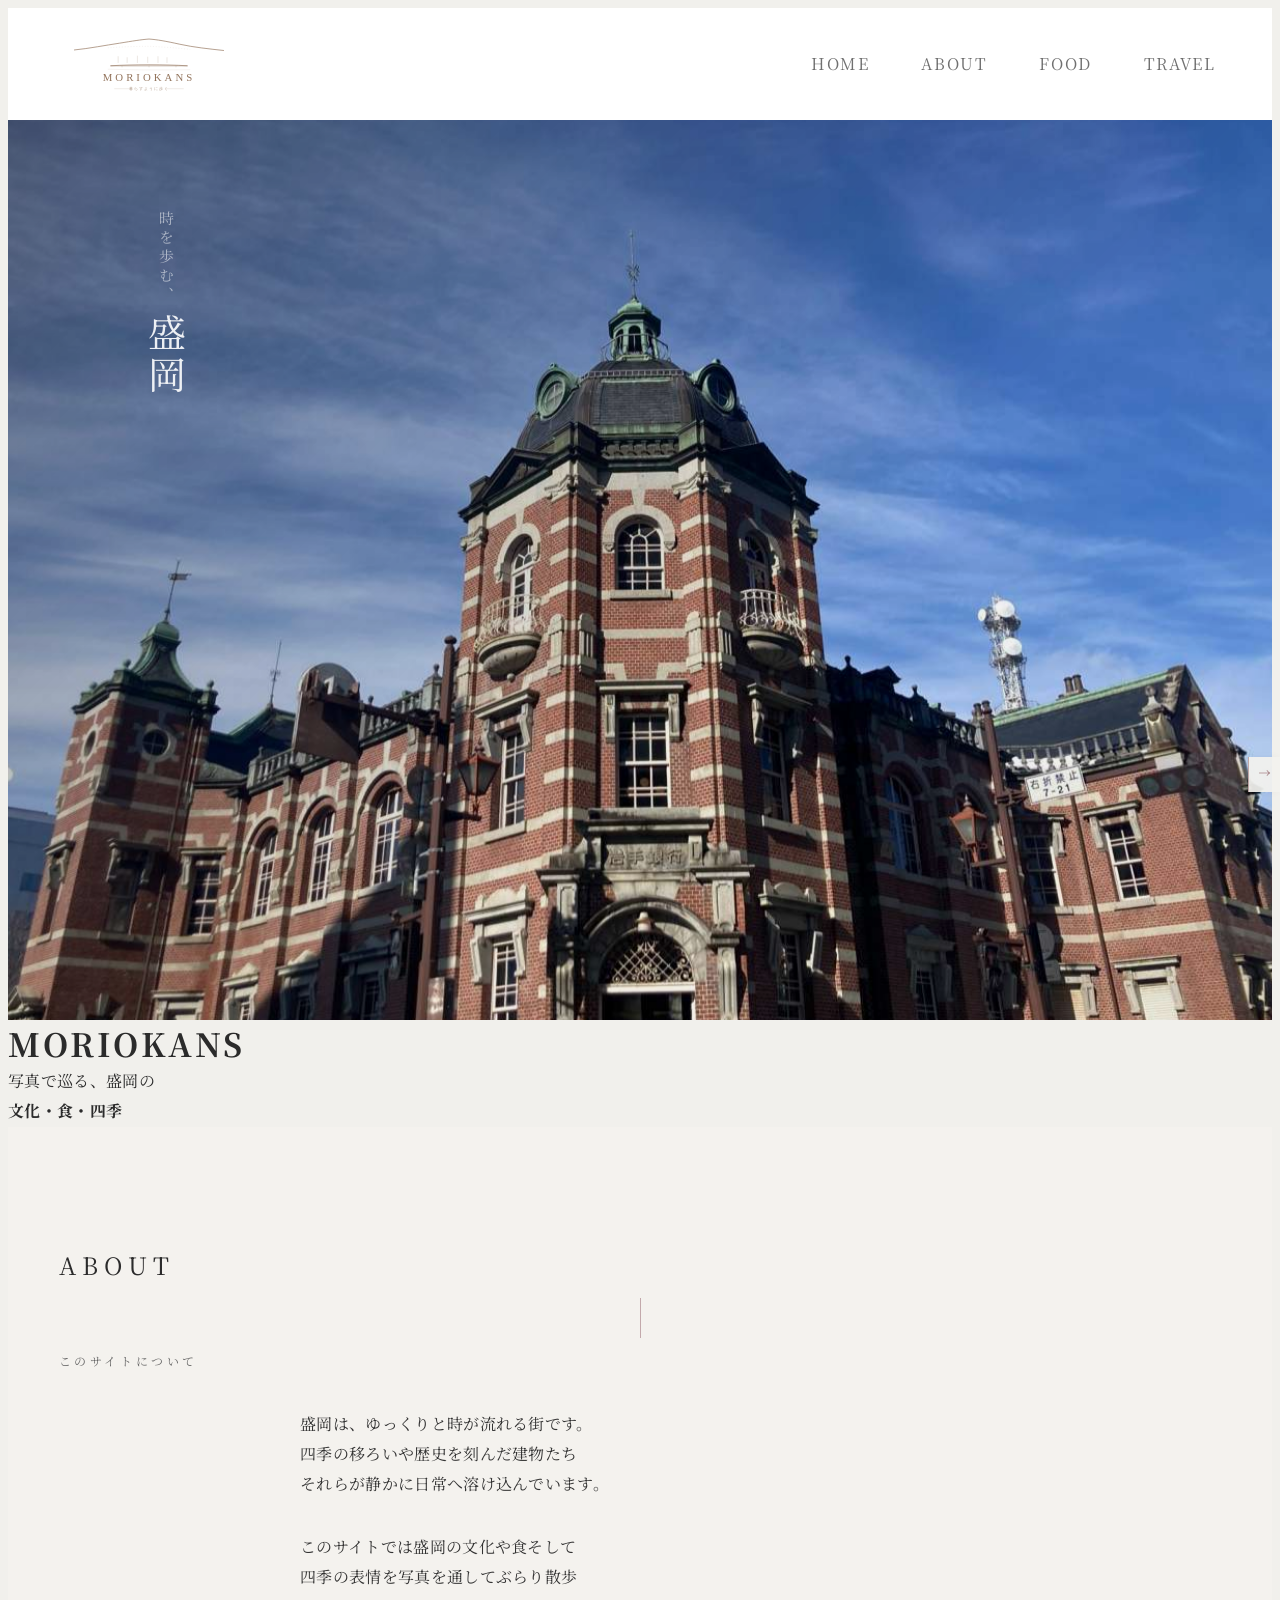
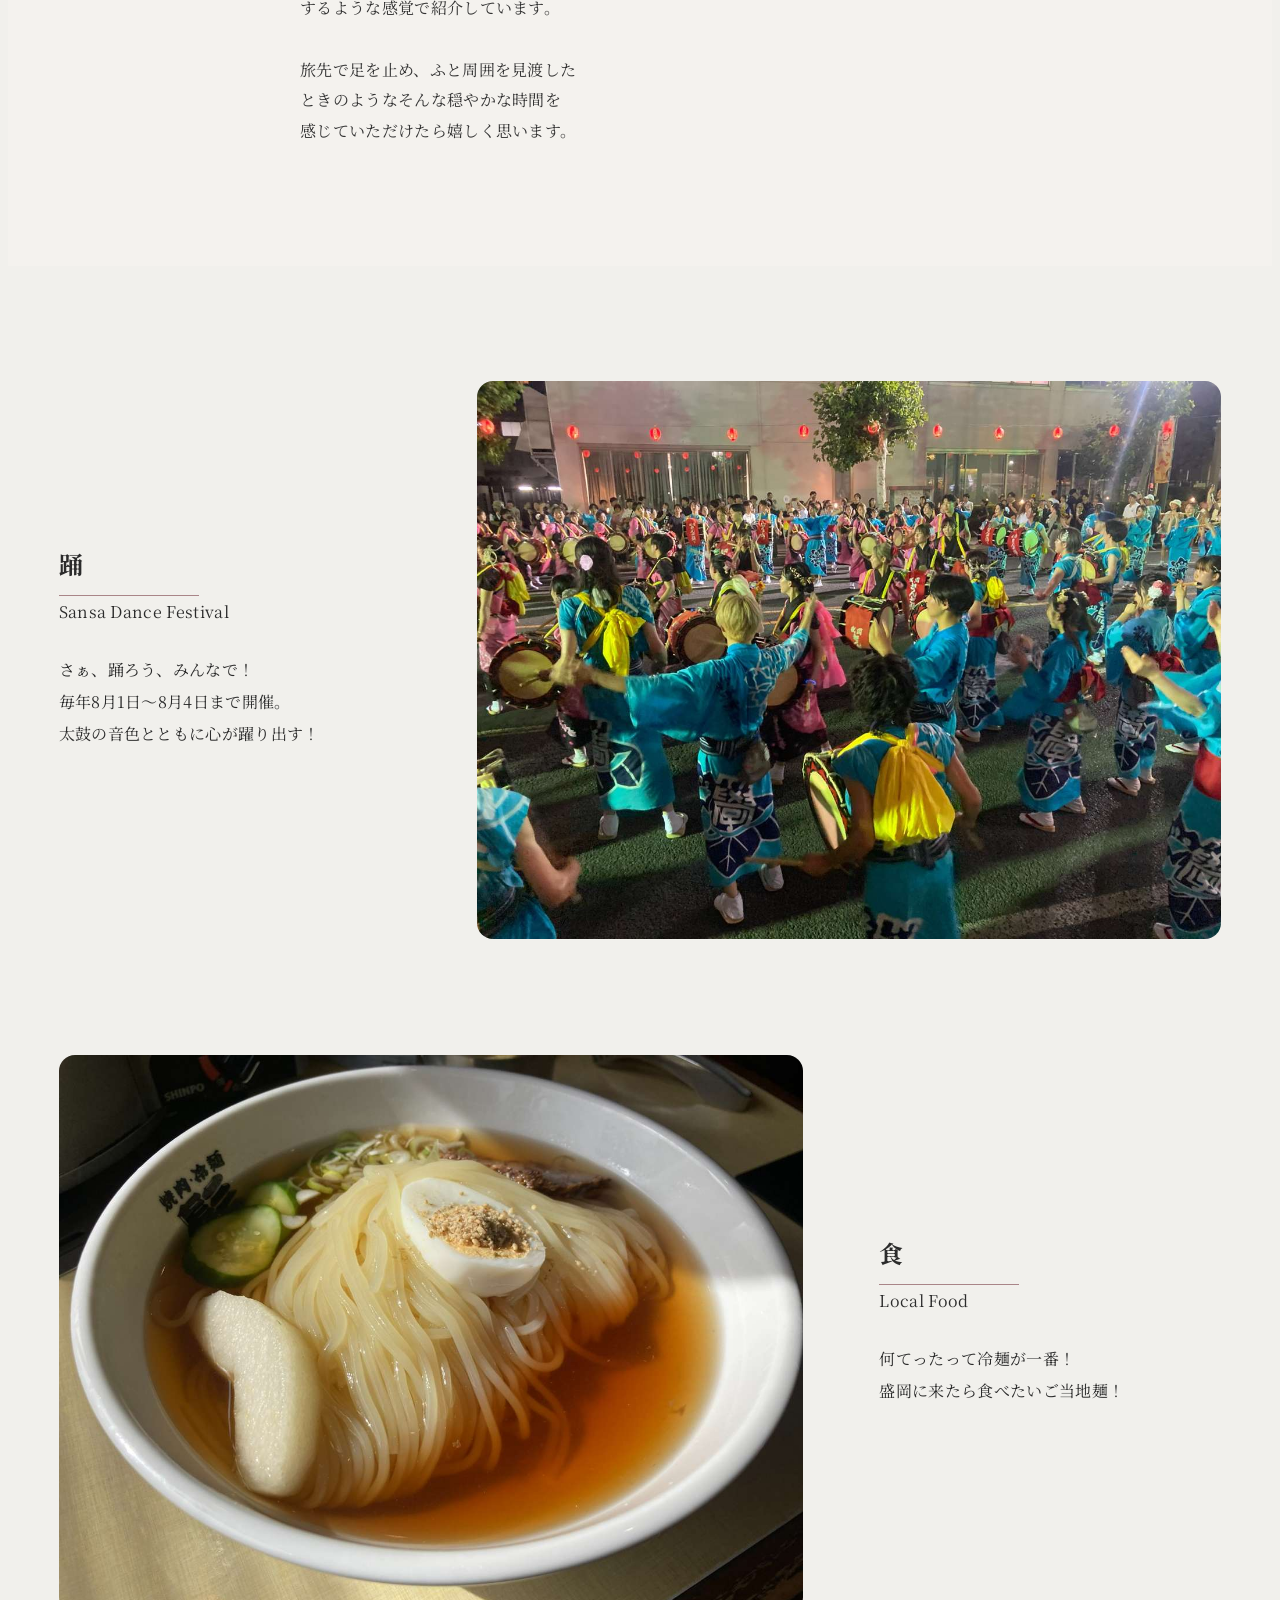
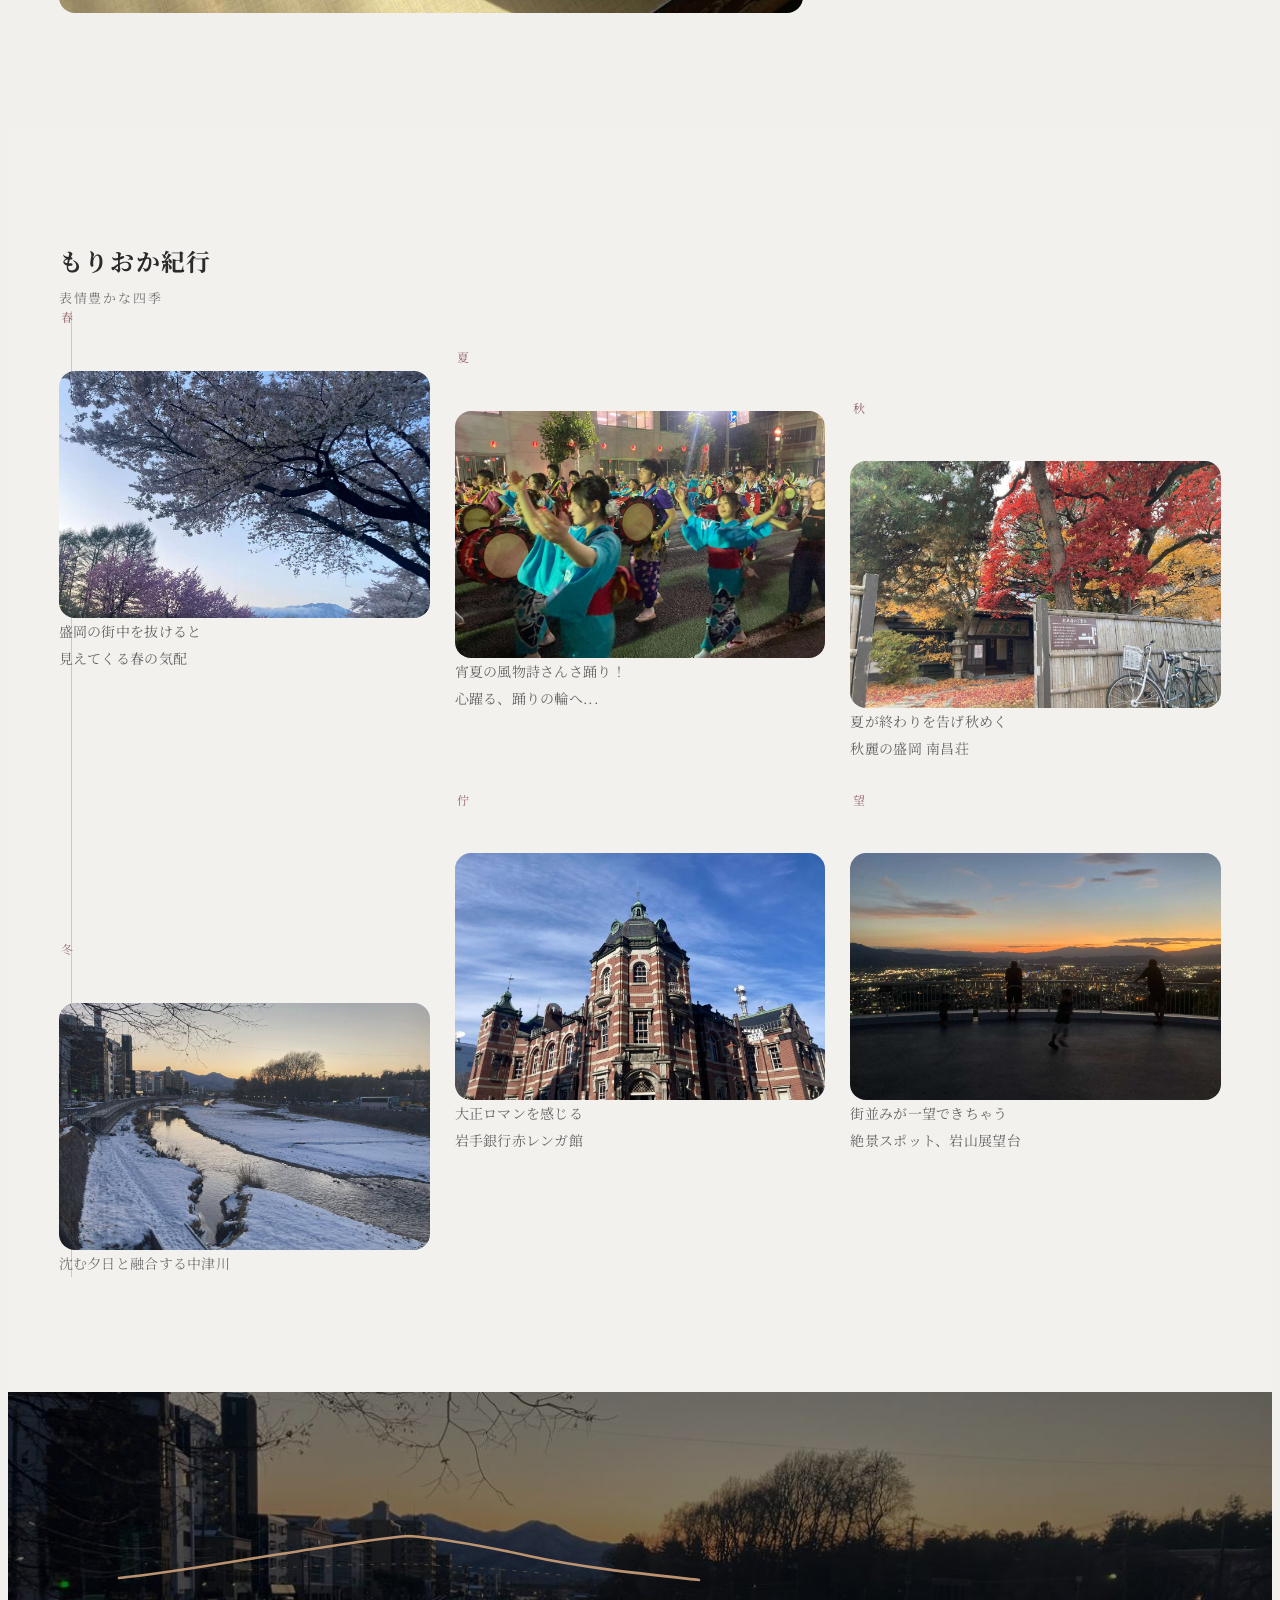
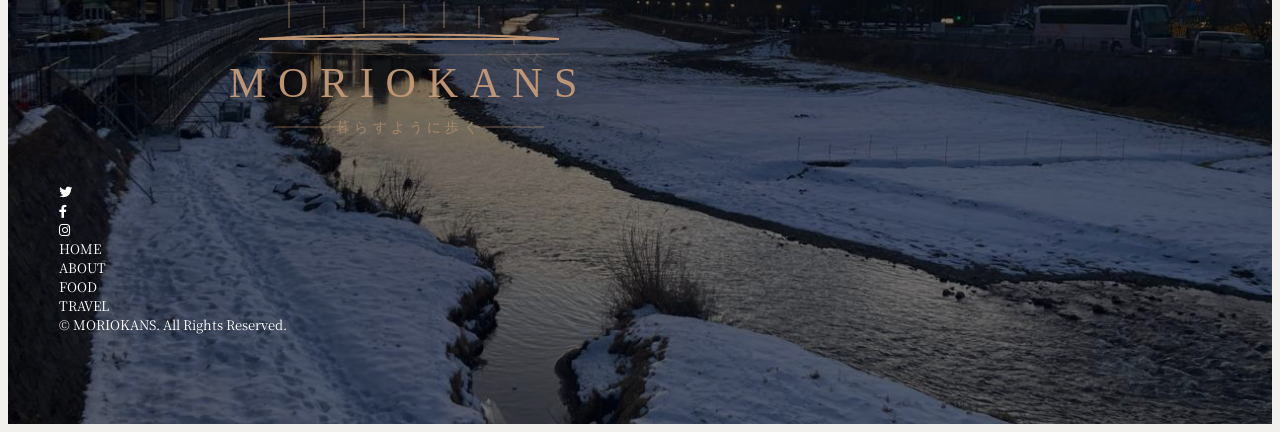
<file: index.html>
<!DOCTYPE html>
<html lang="ja">
<head>
	<meta charset="UTF-8">
	<meta name="viewport" content="width=device-width">
	<meta name="description" content="盛岡の観光・文化・食・四季を写真で紹介するポートフォリオサイト。さんさ踊りや盛岡冷麺など、街を歩くように巡れます。">

	<title>MORIOKANS</title>

	<link rel="preconnect" href="https://fonts.gstatic.com">
	<link href="https://fonts.googleapis.com/css2?family=Montserrat:wght@300;400&display=swap" rel="stylesheet">
	<link href="https://fonts.googleapis.com/css2?family=Noto+Serif+JP:wght@400&display=swap" rel="stylesheet">
	<link href="https://use.fontawesome.com/releases/v5.15.3/css/all.css" integrity="sha384-SZXxX4whJ79/gErwcOYf+zWLeJdY/qpuqC4cAa9rOGUstPomtqpuNWT9wdPEn2fk" crossorigin="anonymous" rel="stylesheet">
	
	<link href="style.css" rel="stylesheet">
</head>
<body>
<div id="top"></div>

<header class="header">
	<div class="header-container w-container">
		<div class="site">
<img src="img/moriokans_logo.svg" alt="Morioka Walk ロゴ">
		</div>

		<button class="navbtn" onClick="document.querySelector('html').classList.toggle('open')">
			<i class="fas fa-bars"></i>
			<i class="fas fa-times"></i>
			<span class="sr-only">MENU</span>
		</button>

		
<nav class="nav">
  <ul>
    <li><a href="index.html">HOME</a></li>
    <li><a href="about.html">ABOUT</a></li>
    <li><a href="food.html">FOOD</a></li>
    <li><a href="travel.html">TRAVEL</a></li>
<li class="nav-logo">
  <a href="index.html">
    <img src="img/moriokans_logo.svg" alt="MORIOKANS ホームへ">
  </a>
</li>
  </ul>
</nav>
	</div>
</header>

<section class="hero">
  <div class="hero-container w-container">

<div class="hero-title">
  <span class="hero-sub">時を歩む、</span>
  <span class="hero-main">盛岡</span>
</div>

  </div>
</section>

<h1 class="site-title">MORIOKANS</h1>


<p class="hero-lead">
	写真で巡る、盛岡の<br>
	<strong>文化・食・四季</strong>
</p>

<section class="about" id="about">
  <div class="w-container">
    <h2 class="heading">ABOUT</h2>
    <p class="heading-sub">このサイトについて</p>

    <div class="about-text">
      <p>
        盛岡は、ゆっくりと時が流れる街です。<br>
        四季の移ろいや歴史を刻んだ建物たち<br>
        それらが静かに日常へ溶け込んでいます。<br>
		
      </p>

      <p>
        このサイトでは盛岡の文化や食そして<br>
        四季の表情を写真を通してぶらり散歩<br>
		するような感覚で紹介しています。<br>
      </p>

      <p>
        旅先で足を止め、ふと周囲を見渡した<br>
        ときのようなそんな穏やかな時間を<br>
		感じていただけたら嬉しく思います。<br>

      </p>
    </div>
  </div>
</section>

<div class="imgtext-group">
<section class="imgtext">
  <a href="travel.html" class="imgtext-link">
    <div class="imgtext-container w-container">
      <div class="text">
        <h2 class="heading-decoration">踊</h2>
        <p>Sansa Dance Festival</p>
        <p>
          さぁ、踊ろう、みんなで！<br>
          毎年8月1日～8月4日まで開催。<br>
          太鼓の音色とともに心が躍り出す！
        </p>
      </div>
      <figure class="img">
        <img src="img/PHOTO10.jpg" alt="盛岡さんさ踊りの様子" loading="lazy">
      </figure>
    </div>
    </a>
</section>

<section class="imgtext">
  <a href="food.html" class="imgtext-link">
    <div class="imgtext-container reverse w-container">
      <div class="text">
        <h2 class="heading-decoration">食</h2>
        <p>Local Food</p>
        <p>
          何てったって冷麺が一番！<br>
          盛岡に来たら食べたいご当地麺！
        </p>
      </div>
      <figure class="img">
        <img src="img/PHOTO13.jpg" alt="盛岡冷麺">
      </figure>
    </div>
  </a>
</section>
</div>
<section class="posts">
  <div class="w-container">
    <h2 class="heading">
      <a href="travel.html">もりおか<span class="jp-tight">紀行</span></a>
    </h2>      <p class="heading-sub">表情豊かな四季</p>

      <div class="posts-container">

        <article class="post">
          <div class="season-label">春</div>
          <figure>
            <img src="img/PHOTO04.jpg" alt="小岩井の春" width="1000" height="750">
          </figure>
          <p>
            盛岡の街中を抜けると<br>
            見えてくる春の気配
          </p>
        </article>

        <article class="post">
          <div class="season-label">夏</div>
          <figure>
            <img src="img/PHOTO09.jpg" alt="盛岡さんさ踊りの様子" width="1000" height="750">
          </figure>
          <p>
            宵夏の風物詩さんさ踊り！<br>
            心躍る、踊りの輪へ...
          </p>
        </article>

        <article class="post">
          <div class="season-label">秋</div>
          <figure>
            <img src="img/PHOTO25.jpg" alt="秋の南昌荘" width="1000" height="1000">
          </figure>
          <p>
            夏が終わりを告げ秋めく<br>
            秋麗の盛岡 南昌荘
          </p>
        </article>

        <article class="post">
          <div class="season-label">冬</div>
          <figure>
            <img src="img/PHOTO03.jpg" alt="冬の中津川" width="1000" height="750">
          </figure>
          <p>
            沈む夕日と融合する中津川<br>
          </p>
        </article>

        <article class="post">
          <div class="season-label">佇</div>
          <figure>
            <img src="img/PHOTO01.jpg" alt="岩手銀行赤レンガ館">
          </figure>
          <p>
            大正ロマンを感じる<br>
            岩手銀行赤レンガ館
          </p>
        </article>

        <article class="post">
          <div class="season-label">望</div>
          <figure>
            <img src="img/PHOTO06.jpg" alt="岩山展望台">
          </figure>
          <p>
            街並みが一望できちゃう<br>
            絶景スポット、岩山展望台
          </p>
        </article>

      </div>
    </div>
</section>

<footer class="footer">
	<div class="footer-container w-container">
<div class="footer-site">
<img src="img/moriokans_logo.svg" alt="Morioka Walk ロゴ">
</div>

		<ul class="footer-sns">
			<li>
				<a href="#">
					<i class="fab fa-twitter"></i>
					<span class="sr-only">Twitter</span>
				</a>
			</li>
			<li>
				<a href="#">
					<i class="fab fa-facebook-f"></i>
					<span class="sr-only">Facebook</span>
				</a>
			</li>
			<li>
				<a href="#">
					<i class="fab fa-instagram"></i>
					<span class="sr-only">Instagram</span>
				</a>
			</li>
		</ul>

		<ul class="footer-menu">
				<li><a href="index.html">HOME</a></li>
				<li><a href="about.html">ABOUT</a></li>
				<li><a href="food.html">FOOD</a></li>
				<li><a href="travel.html">TRAVEL</a></li>

		</ul>
<div class="footer-copy">
  © MORIOKANS. All Rights Reserved.
</div>
	</div>
</footer>

<script>
const hero = document.querySelector('.hero');
const heroTitle = document.querySelector('.hero-title');
const heroLead = document.querySelector('.hero-lead');

if (hero && heroTitle && heroLead) {
  window.addEventListener('scroll', () => {
    const scrollY = window.scrollY;
    const fadePoint = hero.offsetHeight * 0.3;

    heroTitle.classList.toggle('is-fade', scrollY > fadePoint);
    hero.classList.toggle('is-scrolled', scrollY > fadePoint);
    heroLead.classList.toggle('is-fade', scrollY > fadePoint);
  });
}
</script>
<a href="#top" class="pagetop">↑</a>

</body>
</html>
</file>
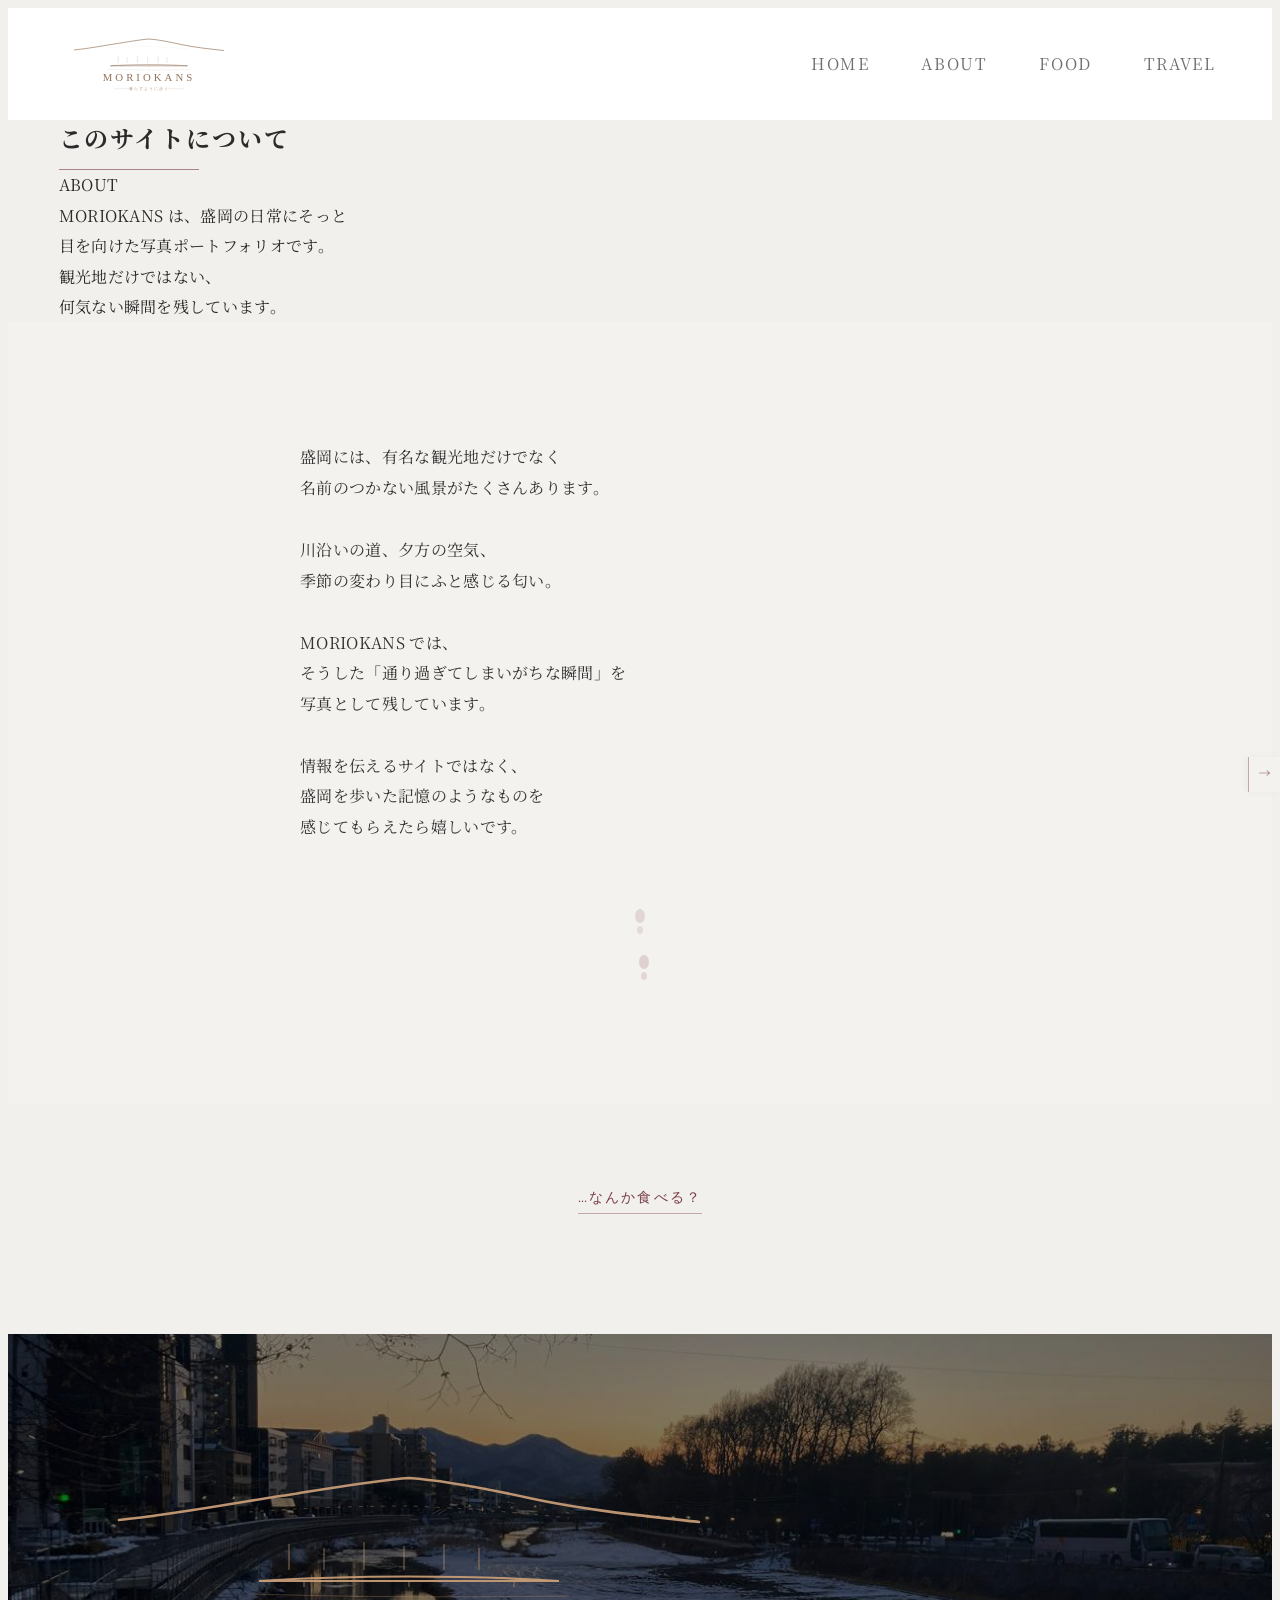
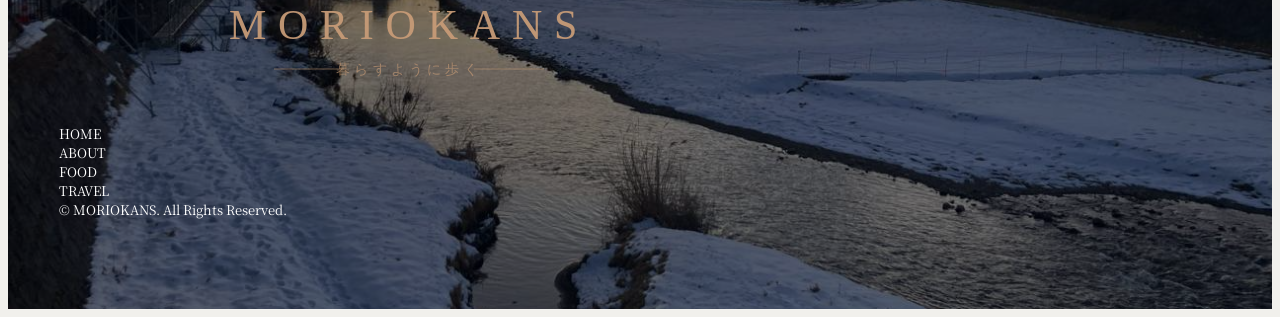
<file: about.html>
<!DOCTYPE html>
<html lang="ja">
<head>
  <meta charset="UTF-8">
  <meta name="viewport" content="width=device-width">
  <meta name="description" content="盛岡の街を歩くように巡るポートフォリオサイト「Morioka Walk」について。">

  <title>ABOUT | MORIOKANS</title>

  <link rel="preconnect" href="https://fonts.gstatic.com">
  <link href="https://fonts.googleapis.com/css2?family=Montserrat:wght@300;400&display=swap" rel="stylesheet">
  <link href="https://fonts.googleapis.com/css2?family=Noto+Serif+JP:wght@400&display=swap" rel="stylesheet">
  <link href="https://use.fontawesome.com/releases/v5.15.3/css/all.css" rel="stylesheet">
  <link href="style.css" rel="stylesheet">
</head>

<body>
<div id="top"></div>

<header class="header">
  <div class="header-container w-container">
    <div class="site">
<img src="img/moriokans_logo.svg" alt="Morioka Walk ロゴ">
    </div>

    <button class="navbtn" onClick="document.querySelector('html').classList.toggle('open')">
      <i class="fas fa-bars"></i>
      <i class="fas fa-times"></i>
      <span class="sr-only">MENU</span>
    </button>

    <nav class="nav">
      <ul>
				<li><a href="index.html">HOME</a></li>
				<li><a href="about.html">ABOUT</a></li>
				<li><a href="food.html">FOOD</a></li>
				<li><a href="travel.html">TRAVEL</a></li>
            <!-- ロゴを「項目」として入れる -->
        <li class="nav-logo">
          <img src="img/moriokans_logo.svg" alt="MORIOKANS">
        </li>

      </ul>
    </nav>
  </div>
</header>

<article class="entry">
  <div class="w-container">
    <h1 class="heading-decoration">このサイトについて</h1>
    <p>ABOUT</p>

<p class="entry-lead">
  MORIOKANS は、盛岡の日常にそっと<br>
  目を向けた写真ポートフォリオです。<br>
  観光地だけではない、<br>
  何気ない瞬間を残しています。
</p>
  </div>

  
</article>

<section class="about">
  <div class="w-container">
    <div class="about-text">
      <p>
        盛岡には、有名な観光地だけでなく<br>
        名前のつかない風景がたくさんあります。<br>
      </p>

      <p>
        川沿いの道、夕方の空気、<br>
        季節の変わり目にふと感じる匂い。<br>
      </p>

      <p>
        MORIOKANS では、<br>
        そうした「通り過ぎてしまいがちな瞬間」を<br>
        写真として残しています。
      </p>

      <p>
        情報を伝えるサイトではなく、<br>
        盛岡を歩いた記憶のようなものを<br>
        感じてもらえたら嬉しいです。
      </p>
    </div>

    <div class="about-step">
      <svg width="20" height="32" viewBox="0 0 20 32">
        <ellipse cx="10" cy="10" rx="5" ry="7"
          fill="rgba(122,62,71,0.22)"/>
        <ellipse cx="10" cy="24" rx="3" ry="4"
          fill="rgba(122,62,71,0.18)"/>
      </svg>
      <svg width="20" height="32" viewBox="0 0 20 32">
        <ellipse cx="10" cy="10" rx="5" ry="7"
          fill="rgba(122,62,71,0.22)"/>
        <ellipse cx="10" cy="24" rx="3" ry="4"
          fill="rgba(122,62,71,0.18)"/>
      </svg>

    </div>

  </div>
</section>
<div class="about-next">
<a href="food.html">…なんか食べる？</a>
</div>


<footer class="footer">
  <div class="footer-container w-container">
    <div class="footer-site">
<img src="img/moriokans_logo.svg" alt="Morioka Walk ロゴ">
    </div>

    <ul class="footer-menu">
				<li><a href="index.html">HOME</a></li>
				<li><a href="about.html">ABOUT</a></li>
				<li><a href="food.html">FOOD</a></li>
				<li><a href="travel.html">TRAVEL</a></li>
    </ul>

    <div class="footer-copy">
      © MORIOKANS. All Rights Reserved.
    </div>
  </div>
</footer>
<a href="#top" class="pagetop">↑</a>

</body>
</html>
</file>
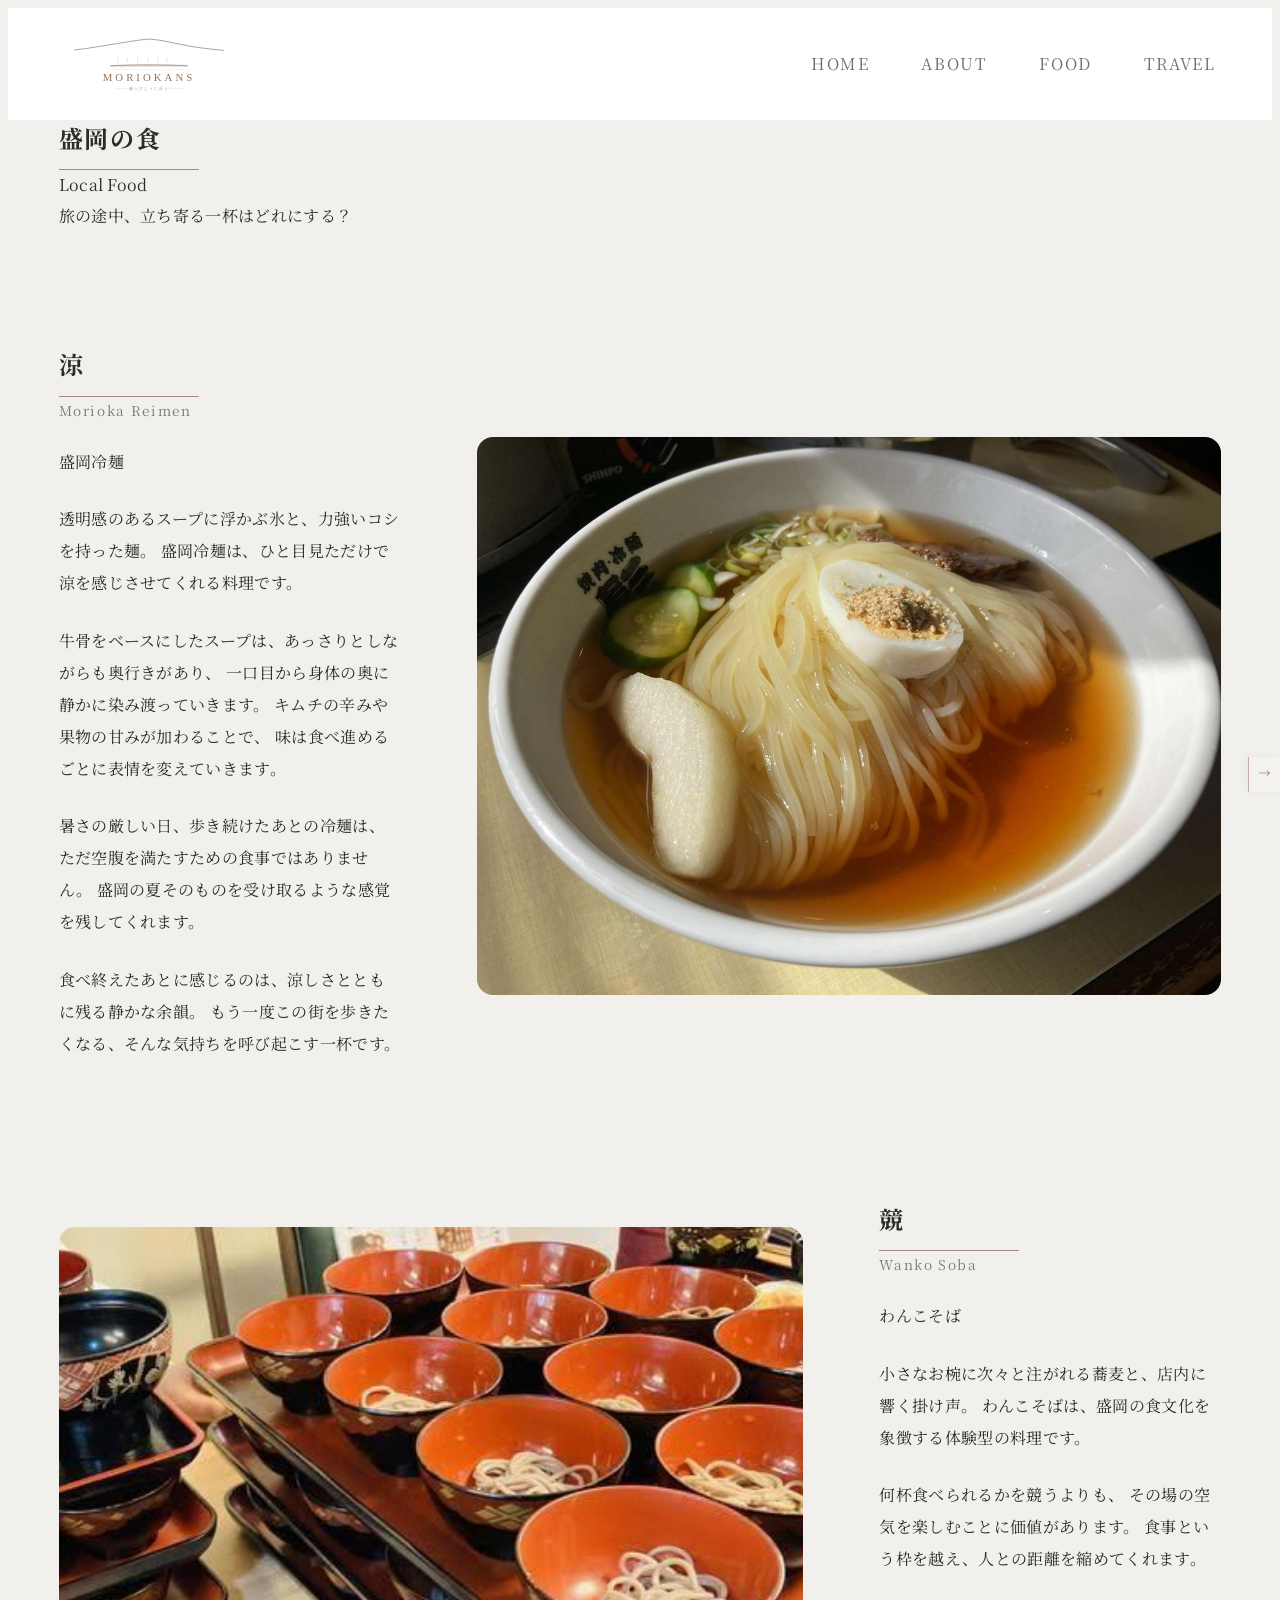
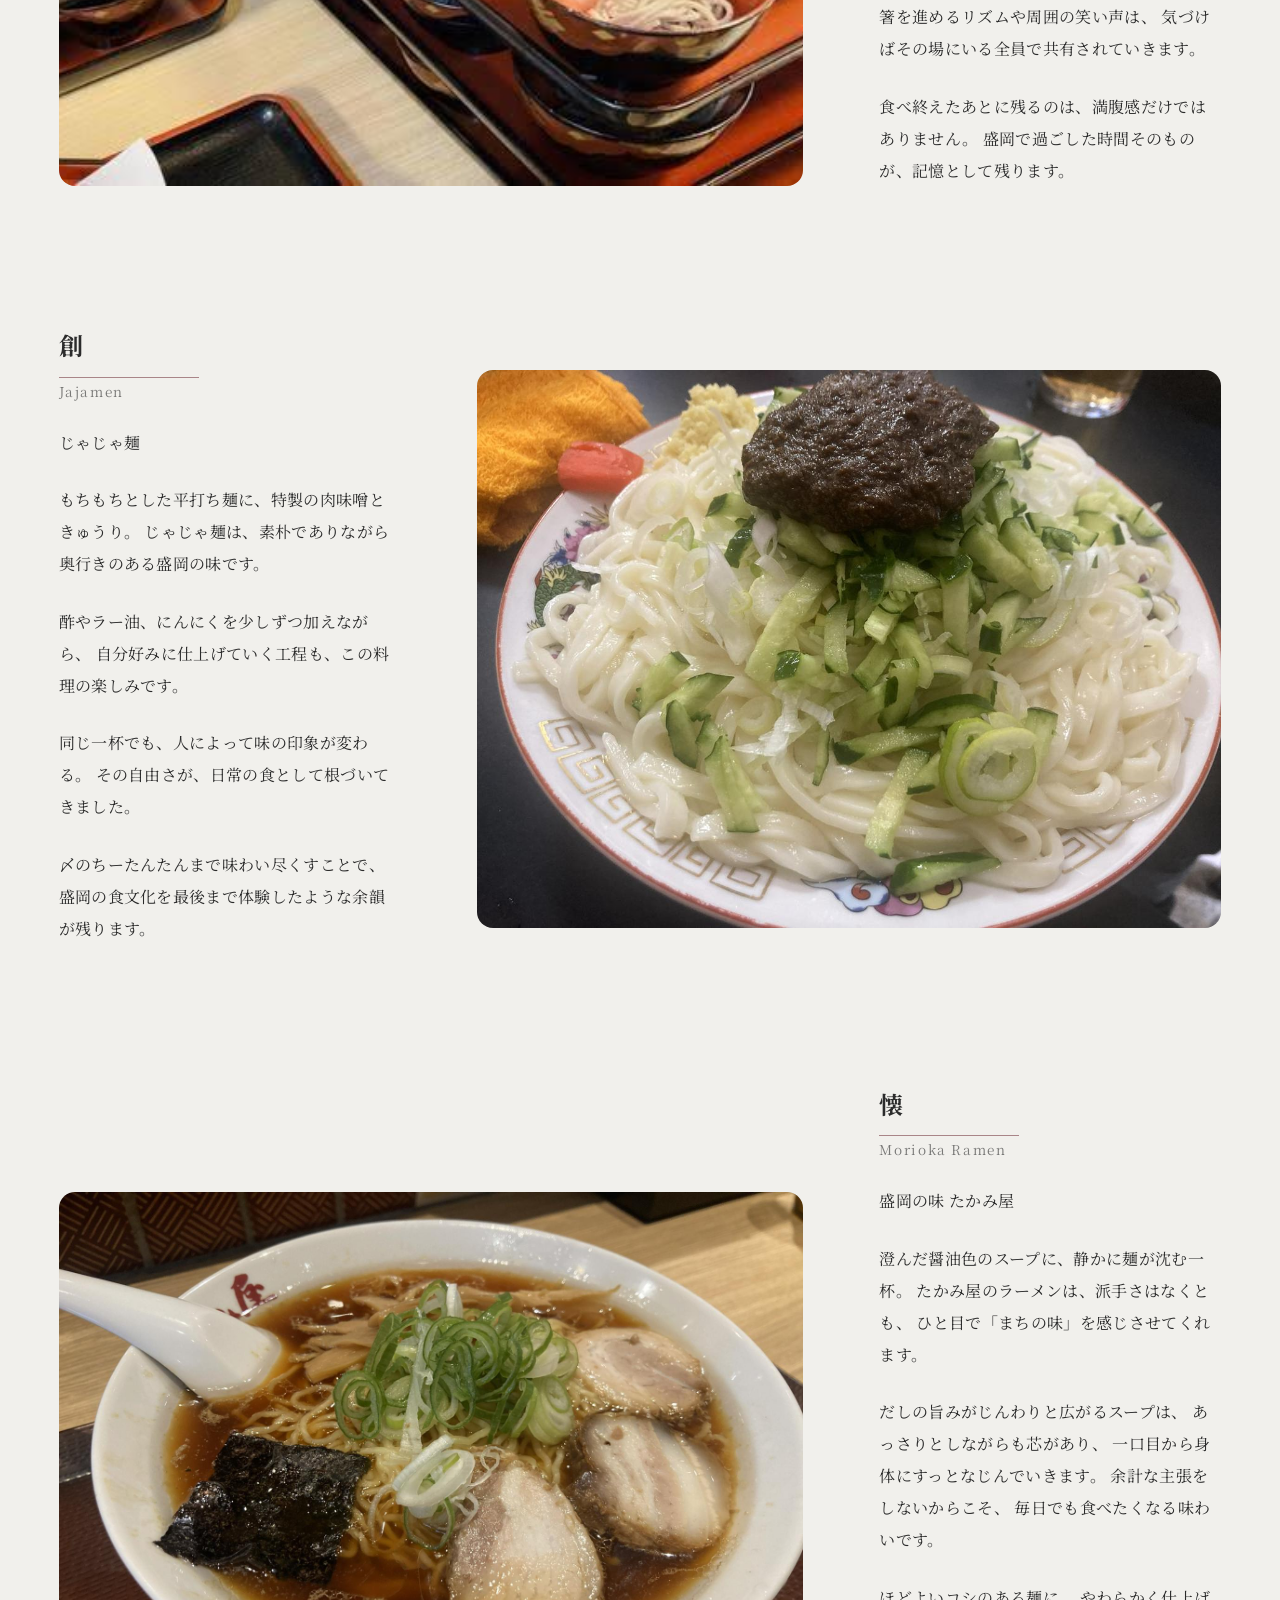
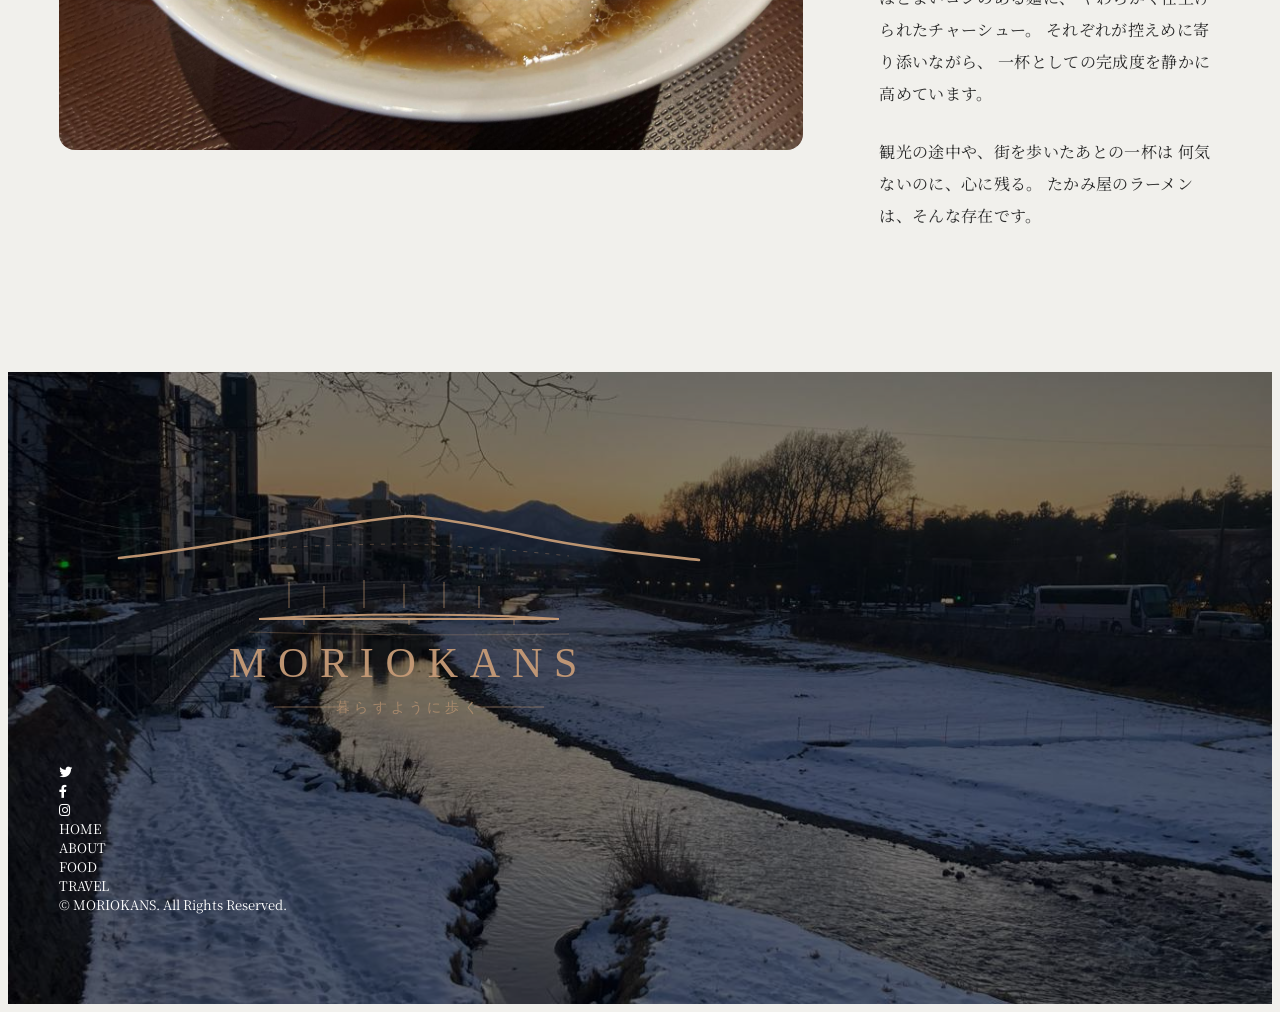
<file: food.html>
<!DOCTYPE html>
<html lang="ja">
<head>
	<meta charset="UTF-8">
	<meta name="viewport" content="width=device-width">
	<meta name="description" content="盛岡の観光・文化・食・四季を写真で紹介するポートフォリオサイト。さんさ踊りや盛岡冷麺など、街を歩くように巡れます。">

<title>盛岡の食 | MORIOKANS</title>

	<link rel="preconnect" href="https://fonts.gstatic.com">
	<link href="https://fonts.googleapis.com/css2?family=Montserrat:wght@300;400&display=swap" rel="stylesheet">
	<link href="https://fonts.googleapis.com/css2?family=Noto+Serif+JP:wght@400&display=swap" rel="stylesheet">
	<link href="https://use.fontawesome.com/releases/v5.15.3/css/all.css" integrity="sha384-SZXxX4whJ79/gErwcOYf+zWLeJdY/qpuqC4cAa9rOGUstPomtqpuNWT9wdPEn2fk" crossorigin="anonymous" rel="stylesheet">
	
	<link href="style.css" rel="stylesheet">
</head>
<body class="food-page">
  <div id="top"></div>

<header class="header">
	<div class="header-container w-container">
		<div class="site">
<img src="img/moriokans_logo.svg" alt="Morioka Walk ロゴ">
		</div>

		<button class="navbtn" onClick="document.querySelector('html').classList.toggle('open')">
			<i class="fas fa-bars"></i>
			<i class="fas fa-times"></i>
			<span class="sr-only">MENU</span>
		</button>

		<nav class="nav">
			<ul>
				<li><a href="index.html">HOME</a></li>
				<li><a href="about.html">ABOUT</a></li>
				<li><a href="food.html">FOOD</a></li>
				<li><a href="travel.html">TRAVEL</a></li>
				    <!-- ロゴを「項目」として入れる -->
<li class="nav-logo">
  <a href="index.html">
    <img src="img/moriokans_logo.svg" alt="MORIOKANS ホームへ">
  </a>
</li>

			</ul>
		</nav>
	</div>
</header>

<article class="entry">
  <div class="w-container">
<h1 class="heading-decoration">盛岡の食</h1>
<p class="page-subtitle">Local Food</p>

<p class="entry-lead">
  旅の途中、立ち寄る一杯はどれにする？
</p>
  </div>
</article>

<section class="imgtext">
  <div class="imgtext-container w-container">
    <div class="text">
<h2 class="heading-decoration">涼</h2>
<p class="food-en">Morioka Reimen</p>
<p class="food-ja">盛岡冷麺</p>

      <p>
        透明感のあるスープに浮かぶ氷と、力強いコシを持った麺。
        盛岡冷麺は、ひと目見ただけで涼を感じさせてくれる料理です。
      </p>

      <p>
        牛骨をベースにしたスープは、あっさりとしながらも奥行きがあり、
        一口目から身体の奥に静かに染み渡っていきます。
        キムチの辛みや果物の甘みが加わることで、
        味は食べ進めるごとに表情を変えていきます。
      </p>

      <p>
        暑さの厳しい日、歩き続けたあとの冷麺は、
        ただ空腹を満たすための食事ではありません。
        盛岡の夏そのものを受け取るような感覚を残してくれます。
      </p>

      <p>
        食べ終えたあとに感じるのは、涼しさとともに残る静かな余韻。
        もう一度この街を歩きたくなる、そんな気持ちを呼び起こす一杯です。
      </p>
    </div>

    <figure class="img">
      <img src="img/PHOTO13.jpg" alt="盛岡冷麺" loading="lazy">
    </figure>
  </div>
</section>

<section class="imgtext">
  <div class="imgtext-container reverse w-container">
    <div class="text">
      <h2 class="heading-decoration">競</h2>
      <p class="food-en">Wanko Soba</p>
		<p class="food-ja">わんこそば</p>
      <p>
        小さなお椀に次々と注がれる蕎麦と、店内に響く掛け声。
        わんこそばは、盛岡の食文化を象徴する体験型の料理です。
      </p>

      <p>
        何杯食べられるかを競うよりも、
        その場の空気を楽しむことに価値があります。
        食事という枠を越え、人との距離を縮めてくれます。
      </p>

      <p>
        箸を進めるリズムや周囲の笑い声は、
        気づけばその場にいる全員で共有されていきます。
      </p>

      <p>
        食べ終えたあとに残るのは、満腹感だけではありません。
        盛岡で過ごした時間そのものが、記憶として残ります。
      </p>
    </div>

    <figure class="img">
      <img src="img/PHOTO22.jpg" alt="わんこそば" loading="lazy">
    </figure>
  </div>
</section>

<section class="imgtext">
  <div class="imgtext-container w-container">
    <div class="text">
      <h2 class="heading-decoration">創</h2>
      <p class="food-en">Jajamen</p>
	  <p class="food-ja">じゃじゃ麺</p>

      <p>
        もちもちとした平打ち麺に、特製の肉味噌ときゅうり。
        じゃじゃ麺は、素朴でありながら奥行きのある盛岡の味です。
      </p>

      <p>
        酢やラー油、にんにくを少しずつ加えながら、
        自分好みに仕上げていく工程も、この料理の楽しみです。
      </p>

      <p>
        同じ一杯でも、人によって味の印象が変わる。
        その自由さが、日常の食として根づいてきました。
      </p>

      <p>
        〆のちーたんたんまで味わい尽くすことで、
        盛岡の食文化を最後まで体験したような余韻が残ります。
      </p>
    </div>

    <figure class="img">
      <img src="img/PHOTO21.jpg" alt="盛岡じゃじゃ麺" loading="lazy">
    </figure>
  </div>
</section>

<section class="imgtext">
  <div class="imgtext-container reverse w-container">
    <div class="text">
      <h2 class="heading-decoration">懐</h2>
      <p class="food-en">Morioka Ramen</p>
      <p class="food-ja">盛岡の味 たかみ屋</p>

      <p>
        澄んだ醤油色のスープに、静かに麺が沈む一杯。
        たかみ屋のラーメンは、派手さはなくとも、
        ひと目で「まちの味」を感じさせてくれます。
      </p>

      <p>
        だしの旨みがじんわりと広がるスープは、
        あっさりとしながらも芯があり、
        一口目から身体にすっとなじんでいきます。
        余計な主張をしないからこそ、
        毎日でも食べたくなる味わいです。
      </p>

      <p>
        ほどよいコシのある麺に、
        やわらかく仕上げられたチャーシュー。
        それぞれが控えめに寄り添いながら、
        一杯としての完成度を静かに高めています。
      </p>

      <p>
        観光の途中や、街を歩いたあとの一杯は
        何気ないのに、心に残る。
        たかみ屋のラーメンは、そんな存在です。
      </p>
    </div>

    <figure class="img">
      <img src="img/PHOTO36.jpg" alt="たかみ屋の醤油ラーメン" loading="lazy">
    </figure>
  </div>
</section>



<footer class="footer">
	<div class="footer-container w-container">
<div class="footer-site">
<img src="img/moriokans_logo.svg" alt="Morioka Walk ロゴ">
</div>

		<ul class="footer-sns">
			<li>
				<a href="#">
					<i class="fab fa-twitter"></i>
					<span class="sr-only">Twitter</span>
				</a>
			</li>
			<li>
				<a href="#">
					<i class="fab fa-facebook-f"></i>
					<span class="sr-only">Facebook</span>
				</a>
			</li>
			<li>
				<a href="#">
					<i class="fab fa-instagram"></i>
					<span class="sr-only">Instagram</span>
				</a>
			</li>
		</ul>

		<ul class="footer-menu">
				<li><a href="index.html">HOME</a></li>
				<li><a href="about.html">ABOUT</a></li>
				<li><a href="food.html">FOOD</a></li>
				<li><a href="travel.html">TRAVEL</a></li>
		</ul>

<div class="footer-copy">
  © MORIOKANS. All Rights Reserved.
</div>
	</div>
</footer>
<a href="#top" class="pagetop">↑</a>

</body>
</html>
</file>
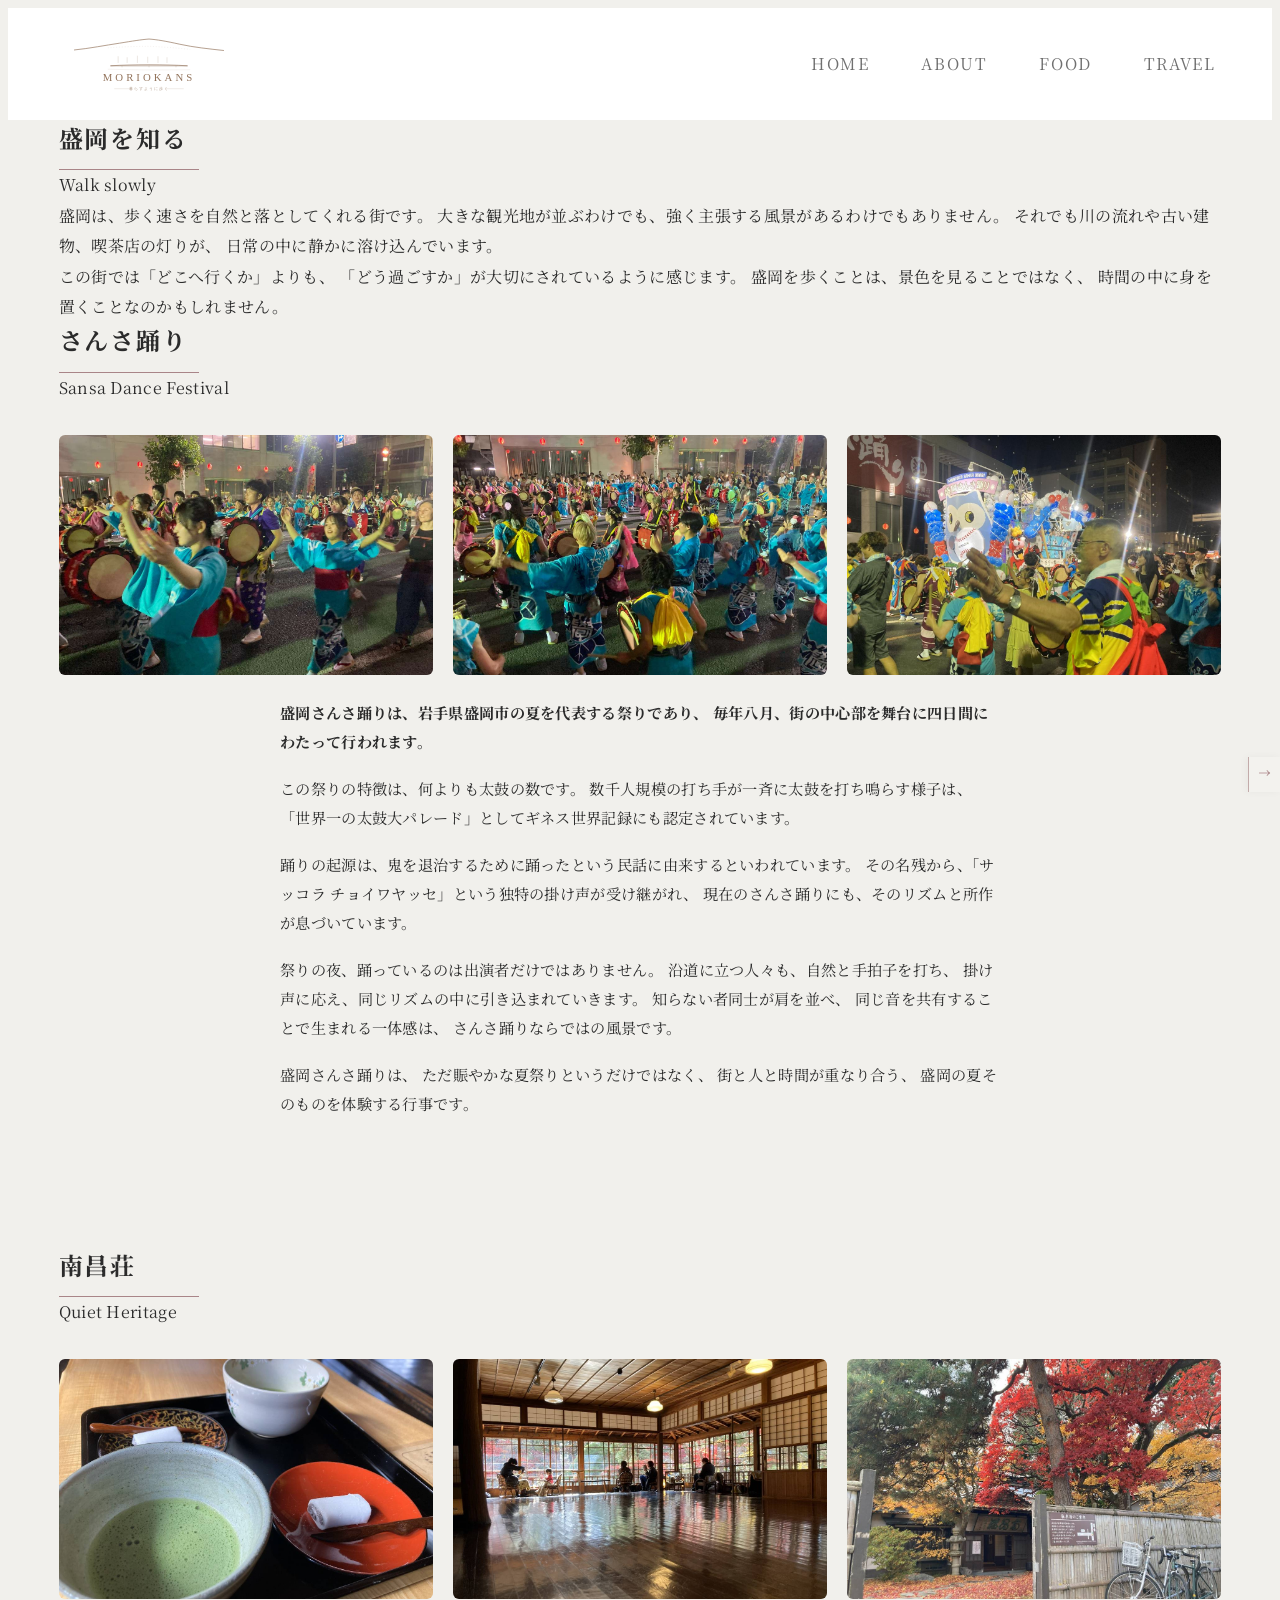
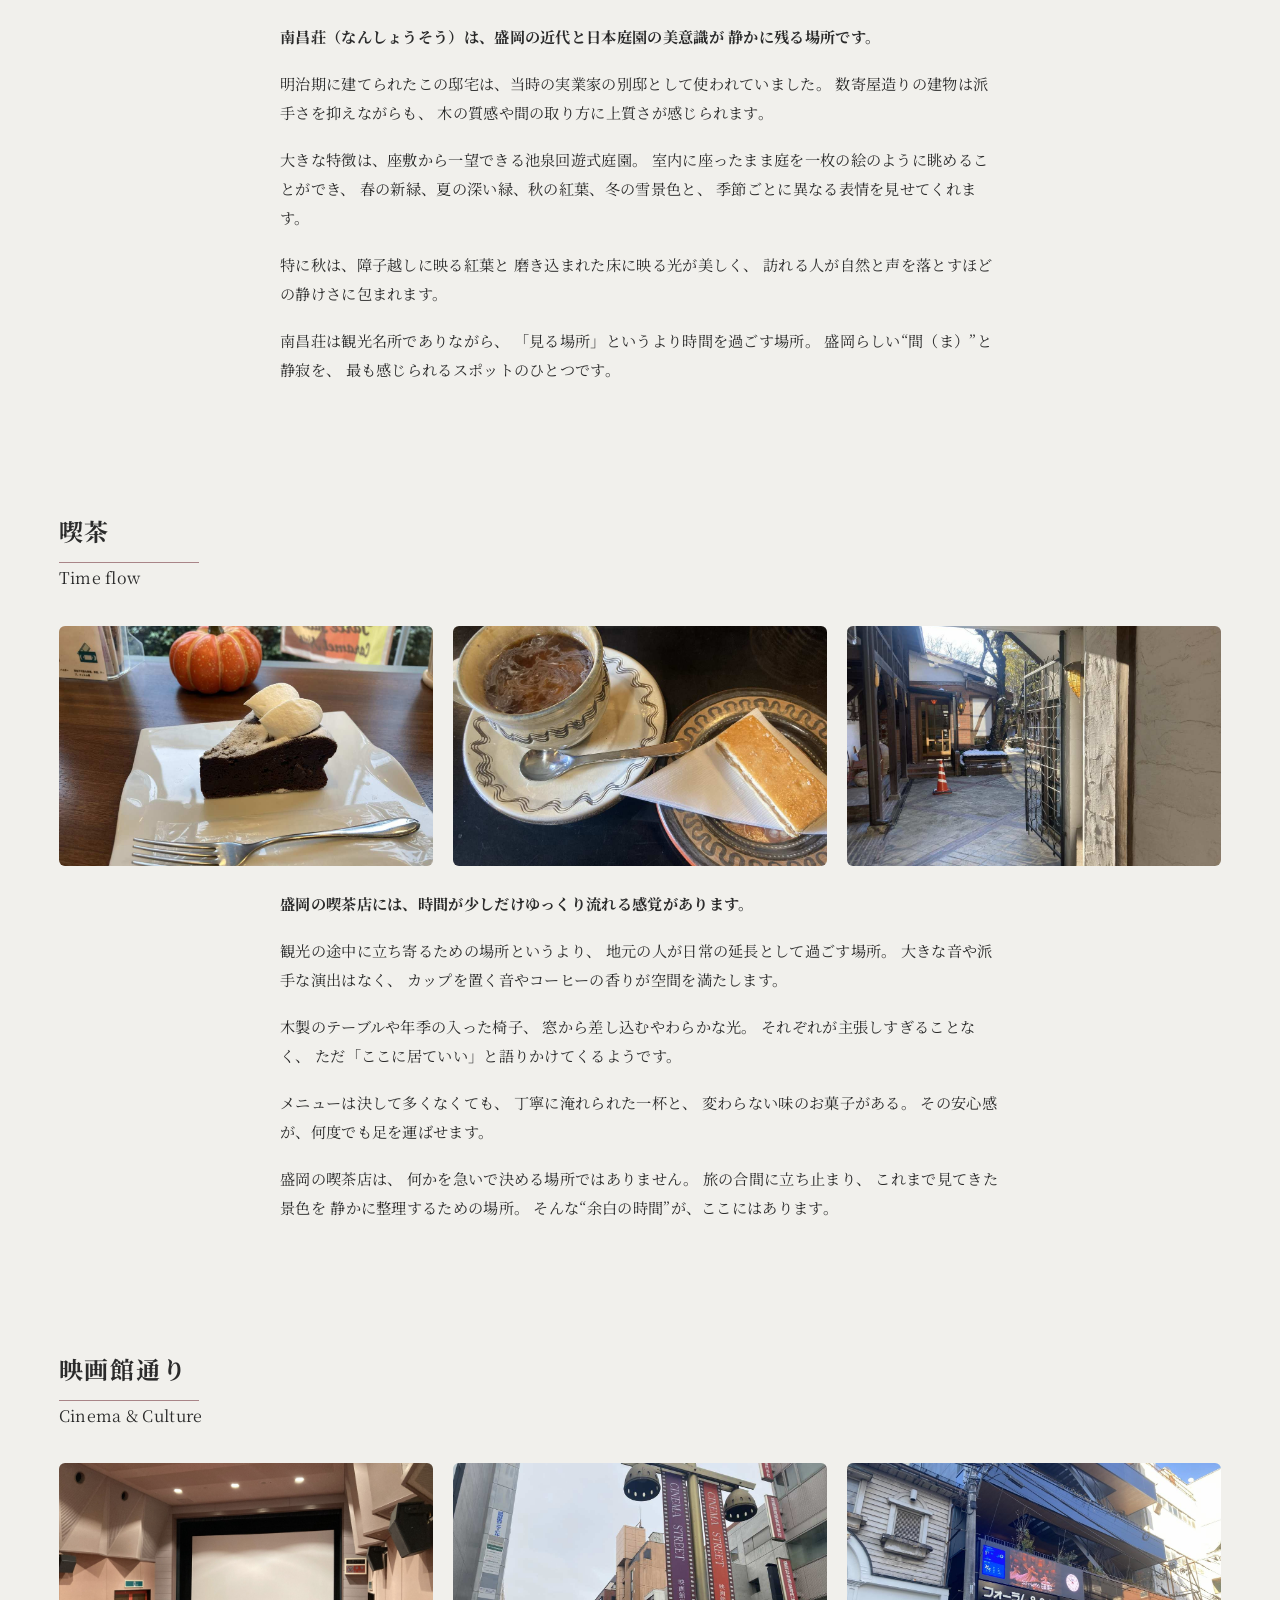
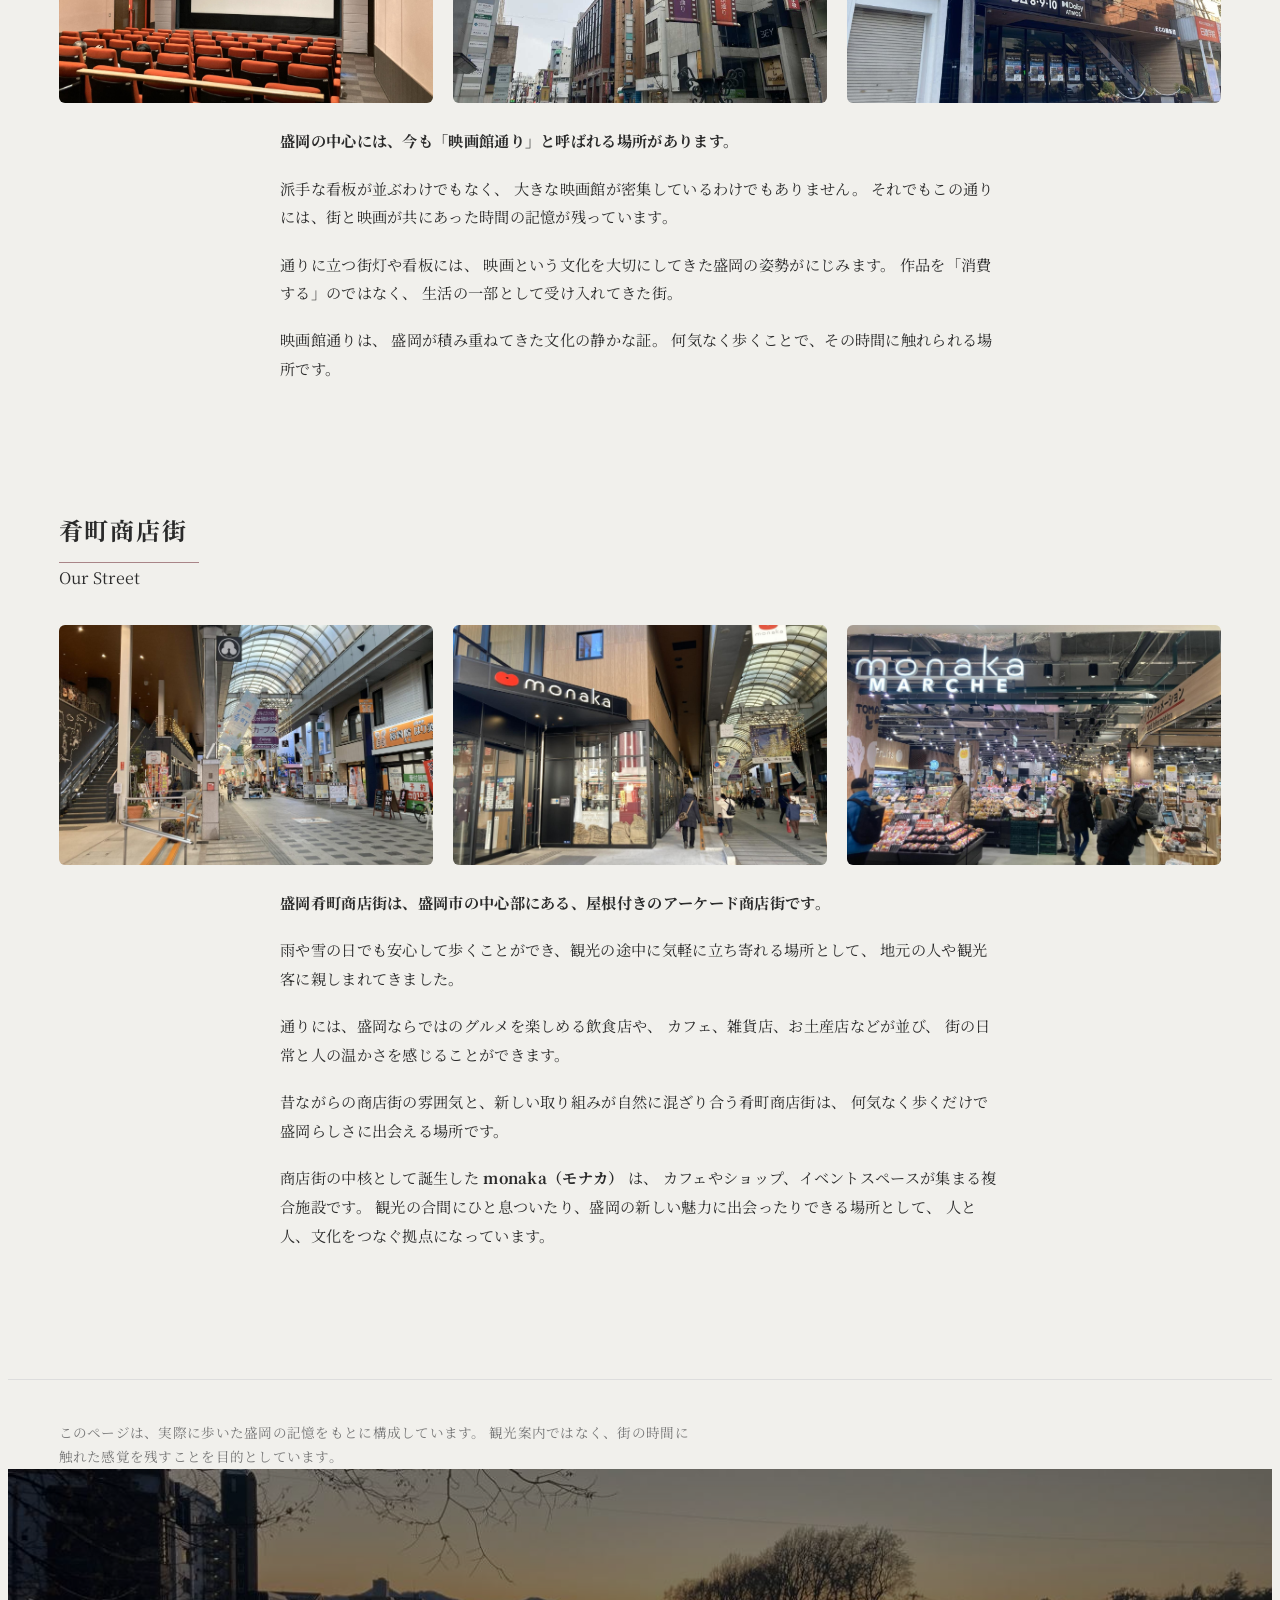
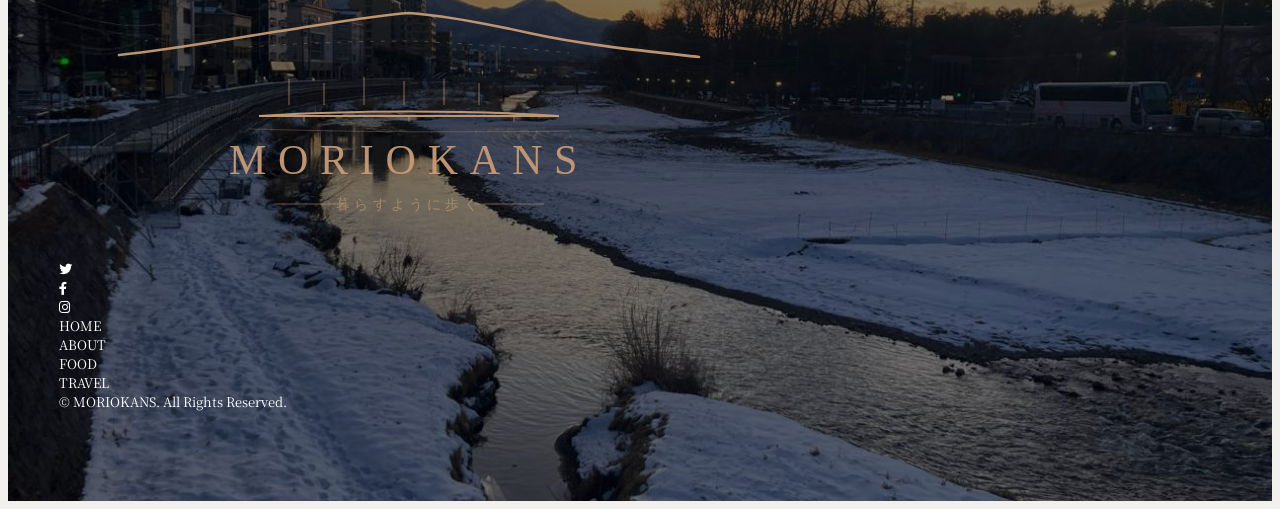
<file: travel.html>
<!DOCTYPE html>
<html lang="ja">
<head>
	<meta charset="UTF-8">
	<meta name="viewport" content="width=device-width">
	<meta name="description" content="盛岡の観光・文化・食・四季を写真で紹介するポートフォリオサイト。さんさ踊りや盛岡冷麺など、街を歩くように巡れます。">

<title>盛岡を歩く | MORIOKANS</title>

	<link rel="preconnect" href="https://fonts.gstatic.com">
	<link href="https://fonts.googleapis.com/css2?family=Montserrat:wght@300;400&display=swap" rel="stylesheet">
	<link href="https://fonts.googleapis.com/css2?family=Noto+Serif+JP:wght@400&display=swap" rel="stylesheet">
	<link href="https://use.fontawesome.com/releases/v5.15.3/css/all.css" integrity="sha384-SZXxX4whJ79/gErwcOYf+zWLeJdY/qpuqC4cAa9rOGUstPomtqpuNWT9wdPEn2fk" crossorigin="anonymous" rel="stylesheet">
	
	<link href="style.css" rel="stylesheet">
</head>
<body>
<div id="top"></div>

<header class="header">
	<div class="header-container w-container">
		<div class="site">
<img src="img/moriokans_logo.svg" alt="Morioka Walk ロゴ">
		</div>

		<button class="navbtn" onClick="document.querySelector('html').classList.toggle('open')">
			<i class="fas fa-bars"></i>
			<i class="fas fa-times"></i>
			<span class="sr-only">MENU</span>
		</button>

		<nav class="nav">
			<ul>
				<li><a href="index.html">HOME</a></li>
				<li><a href="about.html">ABOUT</a></li>
				<li><a href="food.html">FOOD</a></li>
				<li><a href="travel.html">TRAVEL</a></li>
    <!-- ロゴを「項目」として入れる -->
        <li class="nav-logo">
          <img src="img/moriokans_logo.svg" alt="MORIOKANS">
        </li>
			</ul>
		</nav>
	</div>
</header>



<article class="entry">
  <div class="w-container">
<h1 class="heading-decoration">盛岡を知る</h1>
<p class="entry-sub">Walk slowly</p>

<p class="entry-lead">
盛岡は、歩く速さを自然と落としてくれる街です。
大きな観光地が並ぶわけでも、強く主張する風景があるわけでもありません。
それでも川の流れや古い建物、喫茶店の灯りが、
日常の中に静かに溶け込んでいます。
</p>

<p class="entry-lead">
この街では「どこへ行くか」よりも、
「どう過ごすか」が大切にされているように感じます。
盛岡を歩くことは、景色を見ることではなく、
時間の中に身を置くことなのかもしれません。
</p>
  </div>
</article>

<section class="photo-section">
  <div class="w-container">
    <h2 class="heading-decoration">さんさ踊り</h2>
<p>Sansa Dance Festival</p>

    <div class="photo-grid">
      <img src="img/PHOTO09.jpg" alt="盛岡さんさ踊りの踊り手たち">
      <img src="img/PHOTO10.jpg" alt="盛岡さんさ踊りの太鼓パレード">
      <img src="img/PHOTO33.jpg" alt="盛岡さんさ踊りの太鼓パレード">
    </div>

<div class="grid-text">
  <p>
    <strong>
盛岡さんさ踊りは、岩手県盛岡市の夏を代表する祭りであり、
毎年八月、街の中心部を舞台に四日間にわたって行われます。
    </strong>
  </p>

  <p>
この祭りの特徴は、何よりも太鼓の数です。
数千人規模の打ち手が一斉に太鼓を打ち鳴らす様子は、
「世界一の太鼓大パレード」としてギネス世界記録にも認定されています。  </p>

  <p>
踊りの起源は、鬼を退治するために踊ったという民話に由来するといわれています。
その名残から、「サッコラ チョイワヤッセ」という独特の掛け声が受け継がれ、
現在のさんさ踊りにも、そのリズムと所作が息づいています。  </p>

  <p>
祭りの夜、踊っているのは出演者だけではありません。
沿道に立つ人々も、自然と手拍子を打ち、
掛け声に応え、同じリズムの中に引き込まれていきます。
知らない者同士が肩を並べ、
同じ音を共有することで生まれる一体感は、
さんさ踊りならではの風景です。  </p>

  <p>
盛岡さんさ踊りは、
ただ賑やかな夏祭りというだけではなく、
街と人と時間が重なり合う、
盛岡の夏そのものを体験する行事です。  </p>
</div>
</section>


<section class="photo-section">
  <div class="w-container">
    <h2 class="heading-decoration">南昌荘</h2>
<p>Quiet Heritage</p>

    <div class="photo-grid">
      <img src="img/PHOTO26.jpg" alt="抹茶と和菓子">
      <img src="img/PHOTO24.jpg" alt="南昌荘の室内">
      <img src="img/PHOTO25.jpg" alt="清水町 南昌荘">
    </div>

<div class="grid-text">
  <p>
    <strong>
      南昌荘（なんしょうそう）は、盛岡の近代と日本庭園の美意識が
      静かに残る場所です。
    </strong>
  </p>

  <p>
    明治期に建てられたこの邸宅は、当時の実業家の別邸として使われていました。
    数寄屋造りの建物は派手さを抑えながらも、
    木の質感や間の取り方に上質さが感じられます。
  </p>

  <p>
    大きな特徴は、座敷から一望できる池泉回遊式庭園。
    室内に座ったまま庭を一枚の絵のように眺めることができ、
    春の新緑、夏の深い緑、秋の紅葉、冬の雪景色と、
    季節ごとに異なる表情を見せてくれます。
  </p>

  <p>
    特に秋は、障子越しに映る紅葉と
    磨き込まれた床に映る光が美しく、
    訪れる人が自然と声を落とすほどの静けさに包まれます。
  </p>

  <p>
    南昌荘は観光名所でありながら、
    「見る場所」というより時間を過ごす場所。
    盛岡らしい“間（ま）”と静寂を、
    最も感じられるスポットのひとつです。
  </p>
</div>
</section>

<section class="photo-section">
  <div class="w-container">
    <h2 class="heading-decoration">喫茶</h2>
    <p>Time flow</p>

    <div class="photo-grid">
      <img src="img/PHOTO28.jpg" alt="タルトタタン">
      <img src="img/PHOTO32.jpg" alt="珈琲館のセット">
      <img src="img/PHOTO31.jpg" alt="珈琲館">
    </div>

<div class="grid-text">
  <p>
    <strong>
      盛岡の喫茶店には、時間が少しだけゆっくり流れる感覚があります。
    </strong>
  </p>

  <p>
    観光の途中に立ち寄るための場所というより、
    地元の人が日常の延長として過ごす場所。
    大きな音や派手な演出はなく、
    カップを置く音やコーヒーの香りが空間を満たします。
  </p>

  <p>
    木製のテーブルや年季の入った椅子、
    窓から差し込むやわらかな光。
    それぞれが主張しすぎることなく、
    ただ「ここに居ていい」と語りかけてくるようです。
  </p>

  <p>
    メニューは決して多くなくても、
    丁寧に淹れられた一杯と、
    変わらない味のお菓子がある。
    その安心感が、何度でも足を運ばせます。
  </p>

  <p>
    盛岡の喫茶店は、
    何かを急いで決める場所ではありません。
    旅の合間に立ち止まり、
    これまで見てきた景色を
    静かに整理するための場所。
    そんな“余白の時間”が、ここにはあります。
  </p>
</div>
</section>



<section class="photo-section">
  <div class="w-container">
    <h2 class="heading-decoration">映画館通り</h2>
    <p>Cinema & Culture</p>

    <div class="photo-grid">
      <img src="img/PHOTO35.jpg" alt="映画館通り">
      <img src="img/PHOTO29.jpg" alt="盛岡 映画館通りの街並み">
      <img src="img/PHOTO34.jpg" alt="通りの看板">
    </div>

    <div class="grid-text">
      <p>
        <strong>
          盛岡の中心には、今も「映画館通り」と呼ばれる場所があります。
        </strong>
      </p>

      <p>
        派手な看板が並ぶわけでもなく、
        大きな映画館が密集しているわけでもありません。
        それでもこの通りには、街と映画が共にあった時間の記憶が残っています。
      </p>

      <p>
        通りに立つ街灯や看板には、
        映画という文化を大切にしてきた盛岡の姿勢がにじみます。
        作品を「消費する」のではなく、
        生活の一部として受け入れてきた街。
      </p>

      <p>
        映画館通りは、
        盛岡が積み重ねてきた文化の静かな証。
        何気なく歩くことで、その時間に触れられる場所です。
      </p>
    </div>
  </div>
</section>

<section class="photo-section">
  <div class="w-container">
    <h2 class="heading-decoration">肴町商店街</h2>
    <p>Our Street</p>

    <div class="photo-grid">
      <img src="img/PHOTO38.jpg" alt="盛岡肴町商店街">
      <img src="img/PHOTO37.jpg" alt="新風 monaka（モナカ）">
      <img src="img/PHOTO39.jpg" alt="monaka marche">
    </div>

<div class="grid-text">
  <p>
    <strong>
      盛岡肴町商店街は、盛岡市の中心部にある、屋根付きのアーケード商店街です。
    </strong>
  </p>

  <p>
    雨や雪の日でも安心して歩くことができ、観光の途中に気軽に立ち寄れる場所として、
    地元の人や観光客に親しまれてきました。
  </p>

  <p>
    通りには、盛岡ならではのグルメを楽しめる飲食店や、
    カフェ、雑貨店、お土産店などが並び、
    街の日常と人の温かさを感じることができます。
  </p>

  <p>
    昔ながらの商店街の雰囲気と、新しい取り組みが自然に混ざり合う肴町商店街は、
    何気なく歩くだけで盛岡らしさに出会える場所です。
  </p>

  <p>
    商店街の中核として誕生した <strong>monaka（モナカ）</strong> は、
    カフェやショップ、イベントスペースが集まる複合施設です。
    観光の合間にひと息ついたり、盛岡の新しい魅力に出会ったりできる場所として、
    人と人、文化をつなぐ拠点になっています。
  </p>
</div>
  </div>
</section>


<section class="editorial">
  <div class="w-container">
    <p class="editorial-note">
      このページは、実際に歩いた盛岡の記憶をもとに構成しています。
      観光案内ではなく、街の時間に触れた感覚を残すことを目的としています。
    </p>
  </div>
</section>

<footer class="footer">
	<div class="footer-container w-container">
<div class="footer-site">
<img src="img/moriokans_logo.svg" alt="Morioka Walk ロゴ">
</div>

		<ul class="footer-sns">
			<li>
				<a href="#">
					<i class="fab fa-twitter"></i>
					<span class="sr-only">Twitter</span>
				</a>
			</li>
			<li>
				<a href="#">
					<i class="fab fa-facebook-f"></i>
					<span class="sr-only">Facebook</span>
				</a>
			</li>
			<li>
				<a href="#">
					<i class="fab fa-instagram"></i>
					<span class="sr-only">Instagram</span>
				</a>
			</li>
		</ul>

		<ul class="footer-menu">
				<li><a href="index.html">HOME</a></li>
				<li><a href="about.html">ABOUT</a></li>
				<li><a href="food.html">FOOD</a></li>
				<li><a href="travel.html">TRAVEL</a></li>
		</ul>

<div class="footer-copy">
  © MORIOKANS. All Rights Reserved.
</div>
	</div>
</footer>
<a href="#top" class="pagetop">↑</a>

</body>
</html>
</file>
<file: style.css>
@charset "UTF-8";

/* =====================================================
  Base / 基本設定
===================================================== */
:root {
  --v-space: clamp(90px, 9vw, 120px);

  /* Accent Color（和色） */
  --accent-color: #7a3e47; /* 葡萄茶 */
}

html {
  scroll-behavior: smooth;
}

body {
  background-color: #f1f0ec;
  color: #2b2b2b;
  font-family:
    "Noto Serif JP",
    "游明朝",
    "Yu Mincho",
    serif;
}

h1, h2, h3 {
  letter-spacing: 0.08em;
}

h1, h2, h3, h4, h5, h6,
p, figure {
  margin: 0;
  padding: 0;
}

ul, ol {
  margin: 0;
  padding: 0;
  list-style: none;
}

p {
  line-height: 1.9;
  letter-spacing: 0.02em;
}

a {
  color: inherit;
  text-decoration: none;
  transition: color 0.3s ease, opacity 0.3s ease;
}

a:hover {
  color: var(--accent-color);
  opacity: 0.8;
}

img {
  display: block;
  max-width: 100%;
  height: auto;
}

.site img {
  width: 180px;   /* 好きなサイズ */
  height: auto;
}

/* =====================================================
  全ページ共通：写真の角を丸くする
===================================================== */

img {
  border-radius: 16px;
}


/* =========================
   ABOUT（章感を出す）
========================= */

.about {
  background-color: #f4f2ee; /* 和紙のような淡い生成り */
  padding: clamp(80px, 10vw, 120px) 0;
}

.about .heading {
  margin-bottom: 0.5em;
}

.about .heading-sub {
  margin-bottom: 3em;
  color: #666;
}

.about-text {
  max-width: 680px;
  margin: 0 auto;
  line-height: 2;
  color: #333;
}

.about-text p + p {
  margin-top: 2em;
}

/* ABOUT 見出し：和風寄せ */
.about .heading {
  letter-spacing: 0.25em;     /* 字間を広めに */
  font-weight: 400;
}

.about .heading-sub {
  letter-spacing: 0.3em;
  font-size: 12px;
}

.about .heading::after {
  content: "";
  display: block;
  width: 1px;
  height: 40px;
  background-color: var(--accent-color);
  margin: 16px auto 0;
  opacity: 0.4;
}

/* ABOUT直後の最初のセクションだけ詰める */
.about + .imgtext {
  padding-top: calc(var(--v-space) * 0.6);
}



/* =====================================================
  Layout / 共通レイアウト
===================================================== */
.w-container {
  width: min(92%, 1166px);
  margin: auto;
  position: relative;
}

/* =====================================================
  Header
===================================================== */
.header {
  height: 112px;
  background-color: #ffffff;
}

.heading-sub {
  margin-top: 8px;
  font-size: 13px;
  letter-spacing: 0.15em;
  color: #777;
}


.header-container {
  display: flex;
  justify-content: space-between;
  align-items: center;
  height: 100%;
}

/* ナビボタン */
.navbtn {
  padding: 0;
  border: none;
  background: transparent;
  cursor: pointer;
  color: #aaaaaa;
  font-size: 30px;
}

/* SPのみメニュー無効化 */
@media (max-width: 767px) {
  .nav {
    pointer-events: none;
  }

  .open .nav {
    pointer-events: auto;
  }
}

@media (min-width: 768px) {
  .nav {
    pointer-events: auto;
  }
}


.open .nav {
  pointer-events: auto;
}

.navbtn {
  position: relative;
  z-index: 110;
}

.nav-logo {
  position: relative;
  z-index: 120;
}


.open .navbtn {
  z-index: 110;
  color: #ffffff;
}

.navbtn .fa-bars { display: revert; }
.open .navbtn .fa-bars { display: none; }

.navbtn .fa-times { display: none; }
.open .navbtn .fa-times { display: revert; }

@media (min-width: 768px) {
  .navbtn { display: none; }
}

@media (max-width: 767px) {
  .nav::before {
    content: "";
    position: absolute;
    inset: 0;
    background: inherit;
    transform-origin: center;
    opacity: 0;
    pointer-events: none;
  }

  .open .nav::before {
    animation: washi-paper 0.6s ease-out both;
  }
}

@keyframes washi-paper {
  0% {
    transform: scaleY(0.98);
    opacity: 0;
  }
  60% {
    transform: scaleY(1.01);
    opacity: 1;
  }
  100% {
    transform: scaleY(1);
  }
}

.open .nav {
  animation: washi-open 0.6s cubic-bezier(.3,.85,.4,1) both;
}

.nav.is-closing::before {
  animation: washi-paper-close 0.45s ease-in both;
}

@keyframes washi-paper-close {
  0% {
    transform: scaleY(1);
    opacity: 1;
  }
  70% {
    transform: scaleY(0.995);
    opacity: 0.9;
  }
  100% {
    transform: scaleY(0.985);
    opacity: 0;
  }
}


  /* 縦書きメニュー本体 */
  .nav ul {
    position: relative;
    display: flex;
    justify-content: center;
    align-items: center;

    height: 100%;
    color: rgba(140, 108, 82, 0.95);
    letter-spacing: 0.25em;
  }



  /* 各メニュー項目（短冊化） */
  .nav li a {
    display: inline-block;
    padding: 10px 6px;
    line-height: 1.8;
    transition: opacity 0.3s ease, transform 0.3s ease;
  }

  .nav li a:hover {
    opacity: 1;
    transform: translateY(-2px);
  }


@media (max-width: 767px) {
  .nav ul::before {
    content: "";
    position: absolute;
    top: 12%;
    bottom: 12%;
    left: 50%;
    width: 1px;
    background-color: rgba(140, 108, 82, 0.2);
    transform: translateX(-50%);
  }
}

@media (max-width: 767px) {

  /* メニュー全体を横並びに */
  .nav ul {
    writing-mode: horizontal-tb;   /* ← ここが決定打 */
    text-orientation: mixed;

    flex-direction: column;        /* 縦に並ぶ＝一般的なハンバーガー */
    gap: 40px;
  }

  /* リンク文字 */
  .nav li a {
    writing-mode: horizontal-tb;
    text-orientation: mixed;
    letter-spacing: 0.25em;        /* 今の美しさを維持 */
    padding: 12px 18px;
  border-bottom: 1px solid rgba(140,108,82,0.25);
  }
}


/* ナビ：PC */
@media (min-width: 768px) {
  .nav ul {
    display: flex;
    gap: 40px;
    color: #707070;
    letter-spacing: 0.1em;
  }

  .nav a:hover {
    color: var(--accent-color);
  }
}

/* =====================================================
  Hero
===================================================== */
.hero {
  position: relative;
  height: 100vh;
  background-image: url("img/PHOTO01.jpg");
  background-size: cover;
  background-position: center;
  overflow: hidden;
}



/* 背景ズーム */
.hero::after {
  content: "";
  position: absolute;
  inset: 0;
  background-image: inherit;
  background-size: cover;
  background-position: center;
  transform: scale(1.05);
  transition: transform 1.6s ease;
  z-index: 0;
  will-change: transform;
}

/* グラデーション */
.hero::before {
  content: "";
  position: absolute;
  inset: 0;
  background: linear-gradient(
    135deg,
    rgba(0,0,0,0.45),
    rgba(0,0,0,0.05) 60%
  );
  z-index: 1;
}

.hero-container {
  position: relative;
  height: 100%;
  z-index: 2;
}

/* ヒーロータイトル */
.hero-title {
  position: absolute;
  top: 10%;
  left: clamp(3%, 6vw, 8%);
  writing-mode: vertical-rl;
  letter-spacing: 0.25em;
  color: rgba(255,255,255,0.9);
  line-height: 1.6;
  max-height: 80vh;
  transition: opacity 0.8s ease, transform 0.8s ease;
}

.hero-sub {
  font-size: 15px;
  opacity: 0.6;
}

.hero-main {
  font-size: 38px;
}

/* スクロール後 */
.hero-title.is-fade {
  opacity: 0.35;
  transform: translateY(-8px);
}

.hero.is-scrolled::after {
  transform: scale(1);
}

/* モバイル */
@media (max-width: 768px) {
  .hero-title {
    top: 6%;
    left: 4%;
    letter-spacing: 0.12em;
  }
}

.hero-main {
  font-size: clamp(28px, 4vw, 38px);
}

/* =====================================================
  Image + Text
===================================================== */
.imgtext {
  padding: var(--v-space) 0;
  background-color: #f1f0ec;
}
.imgtext + .imgtext {
  padding-top: 0;
}

.imgtext-container {
  display: flex;
  flex-direction: column;
  gap: clamp(45px, 6vw, 80px);
}

.imgtext .img {
  aspect-ratio: 4 / 3;   /* 他の写真に近い比率 */
  overflow: hidden;
}

.imgtext .img img {
  width: 100%;
  height: 100%;
  object-fit: cover;
}


@media (min-width: 768px) {
  .imgtext-container {
    flex-direction: row;
    align-items: center;
  }

  .imgtext-container.reverse {
    flex-direction: row-reverse;
  }

  .imgtext-container > .text { flex: 1; }
  .imgtext-container > .img { flex: 2; }
}

/* 見出し装飾 */
.heading-decoration::after {
  content: "";
  display: block;
  width: 140px;
  border-top: 1px solid var(--accent-color);
  margin-top: 0.6em;
  opacity: 0.6;
}

.imgtext-link {
  display: block;
  color: inherit;
  text-decoration: none;
}

.imgtext-link:hover {
  opacity: 0.9;
}

/* =====================================================
  Posts / 四季を縦の時間軸で見せる
===================================================== */
.posts {
  padding: var(--v-space) 0;
  background-color: #f3f1ed;
}

.posts-container {
  position: relative;
  display: grid;
  grid-template-columns: repeat(2, 1fr);
  gap: 32px 25px;
}

/* 縦の時間軸ライン */
.posts-container::before {
  content: "";
  position: absolute;
  top: 0;
  left: 12px;
  width: 1px;
  height: 100%;
  background-color: rgba(122, 62, 71, 0.25);
}

@media (min-width: 768px) {
  .posts-container {
    grid-template-columns: repeat(3, 1fr);
  }
}

/* 各ポスト */
.post {
  position: relative;
  padding-top: 60px;
}

.posts-link:hover .post img {
  transform: scale(1.03);
  transition: 0.4s;
}


/* 季節ごとの「間」＝時間の流れ */
.post:nth-child(1) { margin-top: 0; }
.post:nth-child(2) { margin-top: 40px; }
.post:nth-child(3) { margin-top: 90px; }
.post:nth-child(4) { margin-top: 150px; }

/* 冬の静けさ */
.post:nth-child(4) {
  opacity: 0.9;
}

.post:nth-child(4) img {
  filter: saturate(0.9) brightness(0.95);
}

/* 季節ラベル（縦） */
.season-label {
  position: absolute;
  top: 0;
  left: 0;
  writing-mode: vertical-rl;
  font-size: 12px;
  letter-spacing: 0.3em;
  color: var(--accent-color);
  opacity: 0.75;
  margin-bottom: 0.3em;}

/* テキスト */
.post p {
  font-size: clamp(12px, 1.6vw, 14px);
  color: #666;
}

.post img,
.imgtext-container .img img {
  aspect-ratio: 3 / 2;
  object-fit: cover;
}



.jp-tight {
  letter-spacing: 0.02em;
  margin-left: -0.05em; /* わずかに詰める */
}

.post a:hover .season-label {
  opacity: 1;
}



/* =====================================================
  Page Top
===================================================== */
#pagetop_inner {
  background: var(--accent-color);
}

#pagetop_inner:hover {
  opacity: 0.85;
}

/* =========================
   Page Top（キャラ固定）
========================= */
.pagetop {
  position: fixed;
  right: 0;
  bottom: 12%;

  writing-mode: vertical-rl;
  text-orientation: mixed;

  padding: 10px 6px 10px 8px;

  background-color: rgba(244, 242, 238, 0.92); /* 和紙 */
  color: rgba(122, 62, 71, 0.85); /* 葡萄茶 */

  font-size: 12px;
  letter-spacing: 0.25em;

  border-left: 1px solid rgba(122, 62, 71, 0.4);

  box-shadow: -2px 0 8px rgba(0,0,0,0.04);

  z-index: 90;

  transition: transform 0.3s ease, opacity 0.3s ease;
}

.pagetop:hover {
  transform: translateX(-3px);
  opacity: 0.95;
}

/* ===== スマホ用 ナビ内ロゴ（SANSA直下） ===== */

/* デフォルト：非表示（PC含む） */
.nav-logo {
  display: none;
}

@media (max-width: 767px) {
  .nav ul {
    padding-top: 60px; /* 上に余白 */
  }

  .nav-logo {
    position: absolute;
    top: 24px;
    left: 50%;
    transform: translateX(-50%);
    display: block;
  }

  .nav-logo img {
    height: 5em;
    width: auto;
    opacity: 0.95;
    margin: 0 auto;
    display: block;
  }
}  /* ← これを必ず追加 */

/* ===== 3枚写真セクション ===== */
.photo-section {
  margin-bottom: clamp(90px, 10vw, 140px);
}

.photo-grid {
  margin-top: 32px;
  display: grid;
  grid-template-columns: repeat(3, 1fr);
  gap: 20px;
}

.photo-grid img {
  width: 100%;
  height: 240px;
  object-fit: cover;
  border-radius: 6px;
}

.grid-text {
  margin-top: 20px;
  line-height: 1.8;
  font-family: "Noto Serif JP", serif;
}

/* タブレット */
@media (max-width: 900px) {
  .photo-grid {
    grid-template-columns: 1fr 1fr;
  }
}

/* スマホ */
@media (max-width: 600px) {
  .photo-grid {
    grid-template-columns: 1fr;
  }

  .photo-grid img {
    height: 200px;
  }
}

/* 長文テキスト整形 */
.grid-text {
  max-width: 720px;        /* PCで横に広がりすぎない */
  margin: 24px auto 0;
  font-family: "Noto Serif JP", serif;
  line-height: 1.9;
  font-size: 0.95rem;
}

.grid-text p {
  margin-bottom: 1.2em;
}

/* スマホ */
@media (max-width: 600px) {
  .grid-text {
    font-size: 0.9rem;
    line-height: 1.8;
    padding: 0 10px;
  }
}

.editorial {
  margin-top: 120px;
  padding-top: 40px;
  border-top: 1px solid #ddd;
}

.editorial-note {
  font-size: 0.85rem;
  line-height: 1.8;
  color: #777;
  max-width: 640px;
}

/* =====================================================
  Footer
===================================================== */

.footer-sns a:hover {
  color: var(--accent-color);
}

.footer {
  position: relative;
  padding: 90px 0; /* 写真があるので少し余白アップ */
  background-image: url("img/PHOTO03.jpg");
  background-size: cover;
  background-position: center;
  color: #fff;
  font-size: 13px;
}

/* 写真の上に暗幕をかける */
.footer::before {
  content: "";
  position: absolute;
  inset: 0;
  background: rgba(0, 0, 0, 0.5);
}

.footer-container {
  position: relative;
  z-index: 1;
}

.footer-site img {
  filter: brightness(1.4) sepia(0.1);
}

/* =========================
   About : 足跡
========================= */

.about-step {
  margin-top: 64px;
  text-align: center;
}

.about-step svg {
  display: block;
  margin: 0 auto;
  opacity: 0.7;
}

.about-step svg + svg {
  margin-top: 14px;
  transform: translateX(4px);
  opacity: 0.85;
}

/* =========================
   ABOUT 次への導線
========================= */

.about-next {
  text-align: center;
  margin: 80px 0 120px;
}

.about-next a {
  display: inline-block;
  font-family: "Montserrat", serif;
  font-size: 14px;
  letter-spacing: 0.15em;
  color: #7a3e47; /* アクセントカラー */
  text-decoration: none;
  padding-bottom: 6px;
  border-bottom: 1px solid rgba(122, 62, 71, 0.4);
  transition: all 0.3s ease;
}

.about-next a:hover {
  color: #2b2b2b;
  border-bottom-color: #2b2b2b;
}

/* 長文用テキスト設計 */
.imgtext .text {
  max-width: 38ch;
}

.imgtext .text p {
  line-height: 2;
  margin-bottom: 1.6em;
}

/* 英語タイトル */
.food-en {
  font-size: 0.85rem;
  letter-spacing: 0.12em;
  opacity: 0.6;
  margin-bottom: 1.5em;
}

.navbtn {
  pointer-events: auto;
}

.nav-logo {
  z-index: 1000;
}

/* =====================================================
   FOOD：スマホでは写真を先に表示
===================================================== */

@media (max-width: 767px) {

  .imgtext-container {
    flex-direction: column-reverse;
  }

}

@keyframes washi-open {
  0% {
    transform: translateX(0);
    opacity: 0;
  }
  100% {
    transform: translateX(-100%);
    opacity: 1;
  }
}

@keyframes washi-close {
  0% {
    transform: translateX(-100%);
    opacity: 1;
  }
  100% {
    transform: translateX(0);
    opacity: 0;
  }
}

@media (max-width: 767px) {
  .nav {
    position: fixed;
    inset: 0 -100% 0 100%;
    z-index: 100;

    background:
      linear-gradient(
        rgba(246,245,242,0.94),
        rgba(246,245,242,0.94)
      ),
      repeating-linear-gradient(
        45deg,
        rgba(140,108,82,0.04) 0,
        rgba(140,108,82,0.04) 1px,
        transparent 1px,
        transparent 3px
      );

    opacity: 0;
    transform: translate(0,0);
    pointer-events: none;
  }
}

.open .nav {
  pointer-events: auto;
  animation: washi-open 0.6s cubic-bezier(.3,.85,.4,1) both;
}

@media (max-width: 767px) {
  html:not(.open) .nav {
    animation: washi-close 0.5s cubic-bezier(.45,.05,.55,.95) both;
  }
}
</file>
